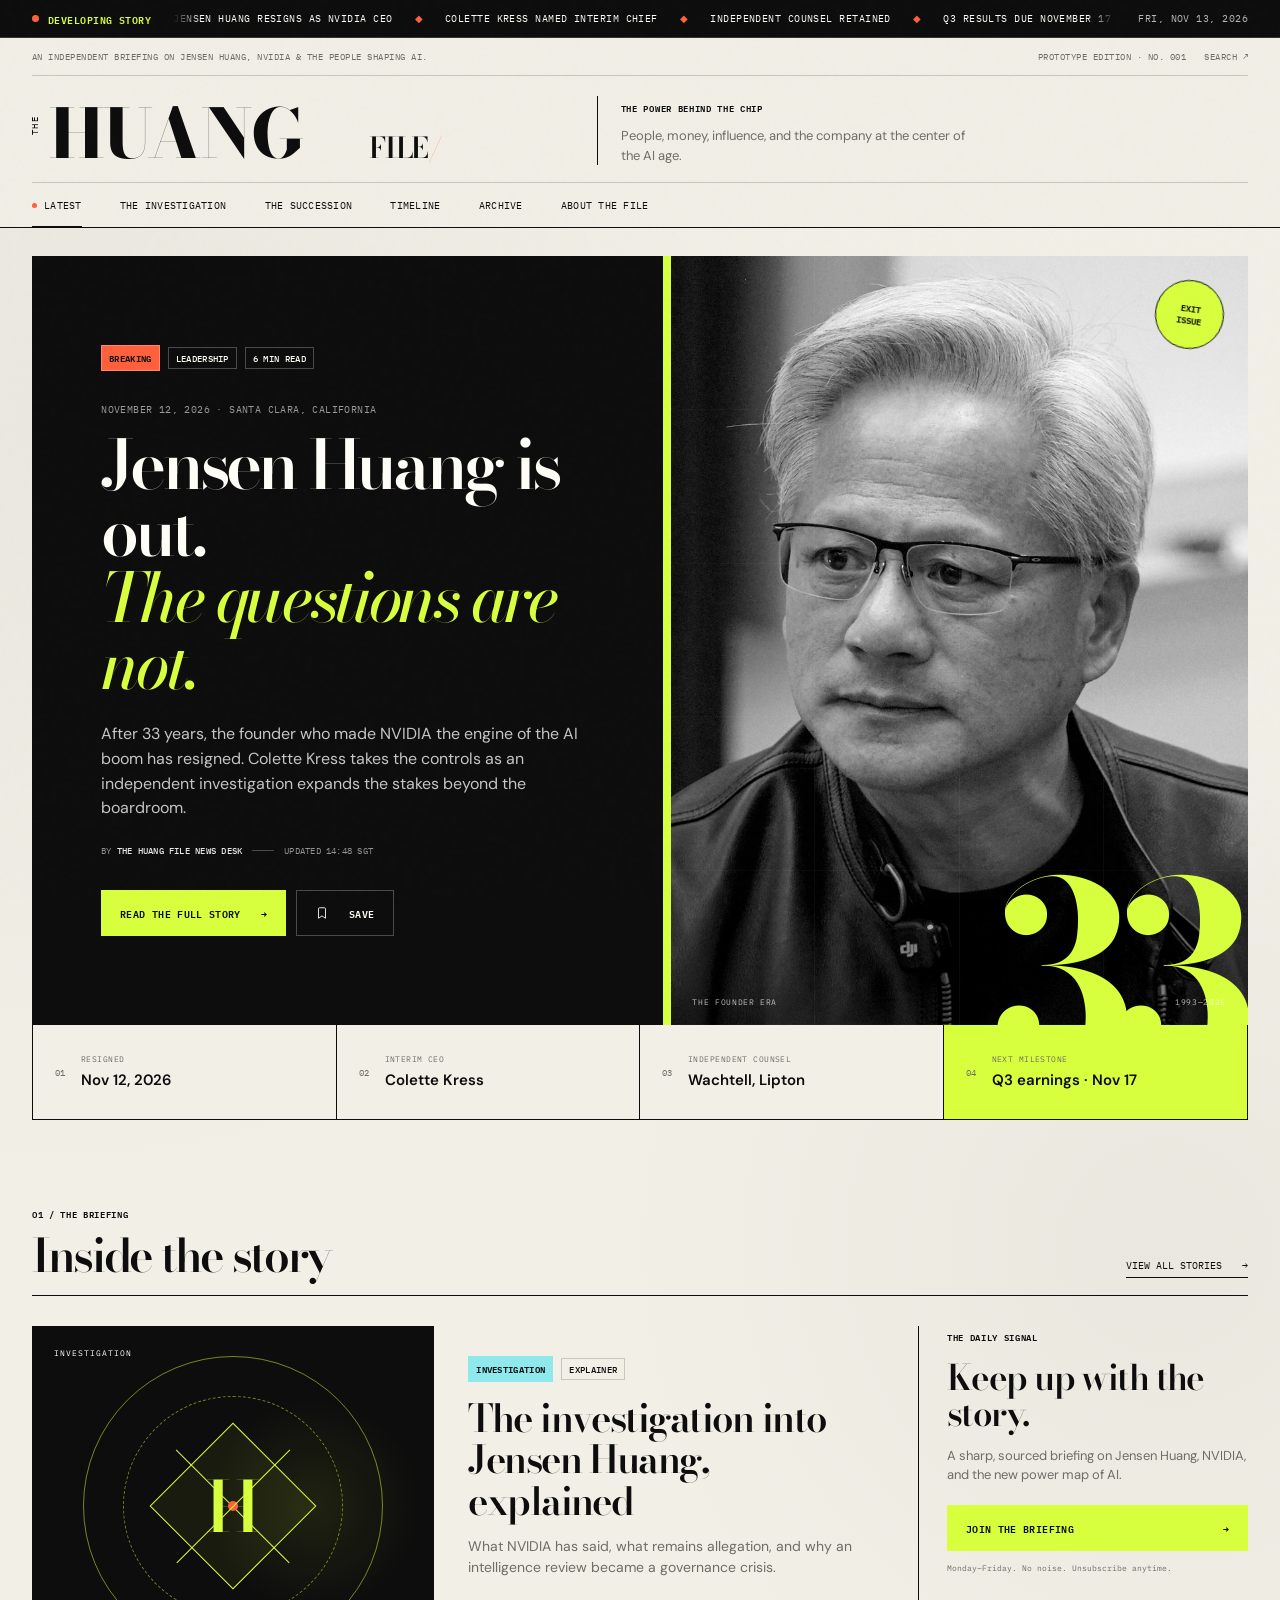
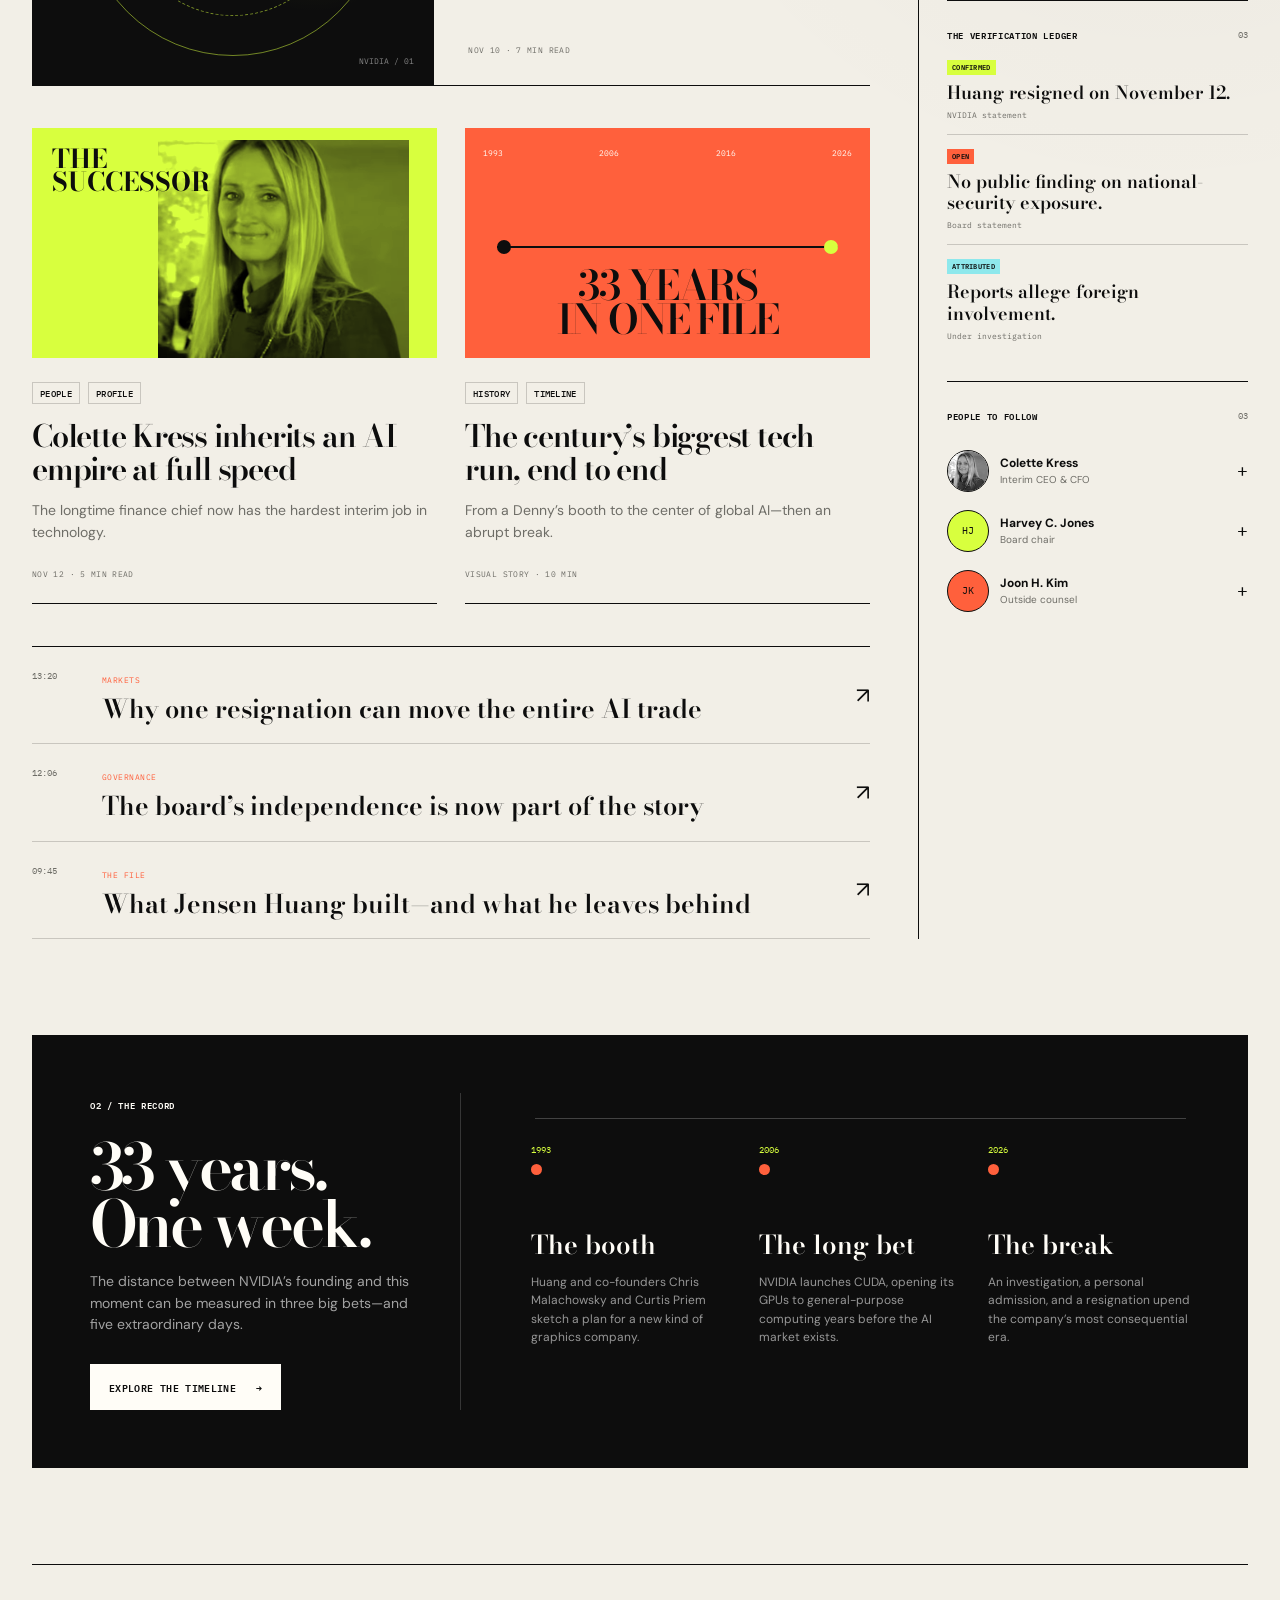
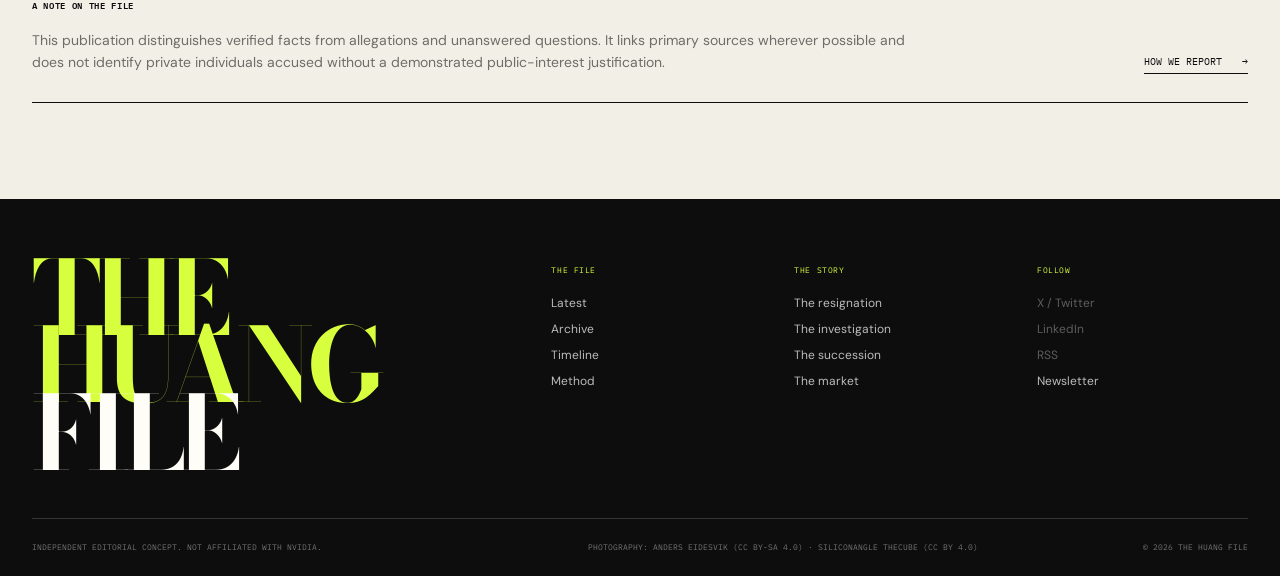
<file: NEWS/index.html>
<!doctype html>
<html lang="en">
<head>
  <meta charset="utf-8">
  <meta name="viewport" content="width=device-width, initial-scale=1">
  <meta name="description" content="The Huang File is an independent editorial briefing on Jensen Huang, NVIDIA, power, and the people around him.">
  <meta name="theme-color" content="#101010">
  <title>The Huang File | Jensen Huang, NVIDIA & the fight for the future</title>
  <link rel="icon" href="assets/favicon.svg" type="image/svg+xml">
  <link rel="preconnect" href="https://fonts.googleapis.com">
  <link rel="preconnect" href="https://fonts.gstatic.com" crossorigin>
  <link href="https://fonts.googleapis.com/css2?family=Bodoni+Moda:opsz,wght@6..96,500;6..96,600;6..96,700;6..96,800&family=DM+Sans:opsz,wght@9..40,400;9..40,500;9..40,600;9..40,700&family=IBM+Plex+Mono:wght@400;500;600&display=swap" rel="stylesheet">
  <link rel="stylesheet" href="styles.css">
  <script src="script.js" defer></script>
</head>
<body data-page="home">
  <a class="skip-link" href="#main-content">Skip to content</a>
  <div class="reading-progress" aria-hidden="true"><span></span></div>

  <div class="breaking-bar">
    <div class="breaking-label"><span class="live-dot"></span> Developing story</div>
    <div class="ticker-window" aria-label="Latest developments">
      <div class="ticker-track">
        <span>Jensen Huang resigns as NVIDIA CEO</span><span class="ticker-separator">◆</span>
        <span>Colette Kress named interim chief</span><span class="ticker-separator">◆</span>
        <span>Independent counsel retained</span><span class="ticker-separator">◆</span>
        <span>Q3 results due November 17</span><span class="ticker-separator">◆</span>
        <span>Jensen Huang resigns as NVIDIA CEO</span><span class="ticker-separator">◆</span>
        <span>Colette Kress named interim chief</span><span class="ticker-separator">◆</span>
        <span>Independent counsel retained</span><span class="ticker-separator">◆</span>
        <span>Q3 results due November 17</span><span class="ticker-separator">◆</span>
      </div>
    </div>
    <time datetime="2026-11-13">FRI, NOV 13, 2026</time>
  </div>

  <header class="site-header">
    <div class="utility-row page-shell">
      <p>An independent briefing on Jensen Huang, NVIDIA & the people shaping AI.</p>
      <div class="utility-actions">
        <span class="edition">Prototype edition · No. 001</span>
        <button class="text-button open-search" type="button">Search <span aria-hidden="true">↗</span></button>
      </div>
    </div>

    <div class="masthead page-shell">
      <a class="brand" href="index.html" aria-label="The Huang File home">
        <span class="brand-top">THE</span>
        <span class="brand-main">HUANG</span>
        <span class="brand-bottom">FILE<span class="brand-slash">/</span></span>
      </a>
      <div class="masthead-note">
        <span class="eyebrow">THE POWER BEHIND THE CHIP</span>
        <p>People, money, influence, and the company at the center of the AI age.</p>
      </div>
      <button class="menu-toggle" type="button" aria-expanded="false" aria-controls="site-nav">
        <span></span><span></span><span></span>
        <span class="sr-only">Open navigation</span>
      </button>
    </div>

    <nav class="nav-strip page-shell" id="site-nav" aria-label="Primary navigation">
      <a class="active" href="index.html">Latest</a>
      <a href="article.html?id=investigation">The investigation</a>
      <a href="article.html?id=leadership">The succession</a>
      <a href="timeline.html">Timeline</a>
      <a href="archive.html">Archive</a>
      <a href="about.html">About the file</a>
    </nav>
  </header>

  <main id="main-content">
    <section class="hero-section page-shell" id="latest">
      <article class="hero-card">
        <div class="hero-copy">
          <div class="story-labels on-dark">
            <span class="label-breaking">Breaking</span>
            <span>Leadership</span>
            <span>6 min read</span>
          </div>
          <p class="hero-deck-top">November 12, 2026 · Santa Clara, California</p>
          <h1>Jensen Huang is out.<br><em>The questions are not.</em></h1>
          <p class="hero-summary">After 33 years, the founder who made NVIDIA the engine of the AI boom has resigned. Colette Kress takes the controls as an independent investigation expands the stakes beyond the boardroom.</p>
          <div class="hero-byline">
            <span>By <strong>The Huang File News Desk</strong></span>
            <span class="byline-divider"></span>
            <span>Updated 14:48 SGT</span>
          </div>
          <div class="hero-actions">
            <a class="button button-acid" href="article.html?id=transition">Read the full story <span aria-hidden="true">→</span></a>
            <button class="button button-ghost save-story" type="button" data-story-id="transition">
              <svg viewBox="0 0 24 24" aria-hidden="true"><path d="M6 4.75A1.75 1.75 0 0 1 7.75 3h8.5A1.75 1.75 0 0 1 18 4.75V21l-6-4-6 4V4.75Z"/></svg>
              <span>Save</span>
            </button>
          </div>
        </div>
        <div class="hero-media">
          <img src="assets/jensen-huang-stanford-2026.jpg" alt="Jensen Huang speaking at Stanford University in April 2026">
          <div class="hero-grid" aria-hidden="true"></div>
          <span class="hero-number" aria-hidden="true">33</span>
          <div class="hero-photo-caption">
            <span>THE FOUNDER ERA</span>
            <span>1993—2026</span>
          </div>
          <div class="hero-stamp">EXIT<br>ISSUE</div>
        </div>
      </article>
    </section>

    <section class="fact-strip page-shell" aria-label="Key facts">
      <div class="fact-item">
        <span class="fact-index">01</span>
        <div><span class="fact-label">Resigned</span><strong>Nov 12, 2026</strong></div>
      </div>
      <div class="fact-item">
        <span class="fact-index">02</span>
        <div><span class="fact-label">Interim CEO</span><strong>Colette Kress</strong></div>
      </div>
      <div class="fact-item">
        <span class="fact-index">03</span>
        <div><span class="fact-label">Independent counsel</span><strong>Wachtell, Lipton</strong></div>
      </div>
      <div class="fact-item fact-item-accent">
        <span class="fact-index">04</span>
        <div><span class="fact-label">Next milestone</span><strong>Q3 earnings · Nov 17</strong></div>
      </div>
    </section>

    <section class="content-section page-shell">
      <div class="section-heading">
        <div>
          <span class="section-number">01 / THE BRIEFING</span>
          <h2>Inside the story</h2>
        </div>
        <a class="text-link" href="archive.html">View all stories <span aria-hidden="true">→</span></a>
      </div>

      <div class="home-layout">
        <div class="story-feed">
          <article class="story-card story-card-wide">
            <a class="story-art story-art-investigation" href="article.html?id=investigation" aria-label="Read The investigation into Jensen Huang, explained">
              <span class="story-art-word">INVESTIGATION</span>
              <span class="story-art-code">NVIDIA / 01</span>
              <span class="orbit orbit-one"></span>
              <span class="orbit orbit-two"></span>
              <span class="chip-visual" aria-hidden="true">
                <span>H</span>
                <span class="chip-core"></span>
              </span>
            </a>
            <div class="story-copy">
              <div class="story-labels"><span class="label-investigation">Investigation</span><span>Explainer</span></div>
              <h3><a href="article.html?id=investigation">The investigation into Jensen Huang, explained</a></h3>
              <p>What NVIDIA has said, what remains allegation, and why an intelligence review became a governance crisis.</p>
              <div class="story-meta"><span>Nov 10</span><span>7 min read</span></div>
            </div>
          </article>

          <div class="story-pair">
            <article class="story-card">
              <a class="story-art story-art-succession" href="article.html?id=leadership">
                <span class="portrait-cutout">
                  <img src="assets/colette-kress.png" alt="Colette Kress">
                </span>
                <span class="succession-label">THE<br>SUCCESSOR</span>
              </a>
              <div class="story-copy">
                <div class="story-labels"><span>People</span><span>Profile</span></div>
                <h3><a href="article.html?id=leadership">Colette Kress inherits an AI empire at full speed</a></h3>
                <p>The longtime finance chief now has the hardest interim job in technology.</p>
                <div class="story-meta"><span>Nov 12</span><span>5 min read</span></div>
              </div>
            </article>

            <article class="story-card">
              <a class="story-art story-art-timeline" href="timeline.html">
                <span class="timeline-graphic-numbers">
                  <span>1993</span><span>2006</span><span>2016</span><span>2026</span>
                </span>
                <span class="timeline-graphic-line"></span>
                <span class="timeline-graphic-label">33 YEARS<br>IN ONE FILE</span>
              </a>
              <div class="story-copy">
                <div class="story-labels"><span>History</span><span>Timeline</span></div>
                <h3><a href="timeline.html">The century’s biggest tech run, end to end</a></h3>
                <p>From a Denny’s booth to the center of global AI—then an abrupt break.</p>
                <div class="story-meta"><span>Visual story</span><span>10 min</span></div>
              </div>
            </article>
          </div>

          <div class="brief-list">
            <article class="brief-row">
              <span class="brief-time">13:20</span>
              <div>
                <span class="brief-kind">MARKETS</span>
                <h3><a href="article.html?id=market">Why one resignation can move the entire AI trade</a></h3>
              </div>
              <span class="brief-arrow" aria-hidden="true">↗</span>
            </article>
            <article class="brief-row">
              <span class="brief-time">12:06</span>
              <div>
                <span class="brief-kind">GOVERNANCE</span>
                <h3><a href="article.html?id=investigation">The board’s independence is now part of the story</a></h3>
              </div>
              <span class="brief-arrow" aria-hidden="true">↗</span>
            </article>
            <article class="brief-row">
              <span class="brief-time">09:45</span>
              <div>
                <span class="brief-kind">THE FILE</span>
                <h3><a href="article.html?id=history">What Jensen Huang built—and what he leaves behind</a></h3>
              </div>
              <span class="brief-arrow" aria-hidden="true">↗</span>
            </article>
          </div>
        </div>

        <aside class="right-rail" aria-label="Context and updates">
          <section class="rail-panel rail-newsletter">
            <span class="rail-kicker">THE DAILY SIGNAL</span>
            <h2>Keep up with the story.</h2>
            <p>A sharp, sourced briefing on Jensen Huang, NVIDIA, and the new power map of AI.</p>
            <button class="button button-acid full-width open-newsletter" type="button">Join the briefing <span aria-hidden="true">→</span></button>
            <span class="fine-print">Monday–Friday. No noise. Unsubscribe anytime.</span>
          </section>

          <section class="rail-panel">
            <div class="rail-heading">
              <span class="rail-kicker">THE VERIFICATION LEDGER</span>
              <span class="rail-count">03</span>
            </div>
            <div class="ledger-list">
              <a href="article.html?id=transition#confirmed">
                <span class="status status-confirmed">Confirmed</span>
                <strong>Huang resigned on November 12.</strong>
                <span class="ledger-source">NVIDIA statement</span>
              </a>
              <a href="article.html?id=investigation#known">
                <span class="status status-open">Open</span>
                <strong>No public finding on national-security exposure.</strong>
                <span class="ledger-source">Board statement</span>
              </a>
              <a href="article.html?id=investigation#alleged">
                <span class="status status-alleged">Attributed</span>
                <strong>Reports allege foreign involvement.</strong>
                <span class="ledger-source">Under investigation</span>
              </a>
            </div>
          </section>

          <section class="rail-panel rail-follow">
            <div class="rail-heading">
              <span class="rail-kicker">PEOPLE TO FOLLOW</span>
              <span class="rail-count">03</span>
            </div>
            <a class="person-row" href="article.html?id=leadership">
              <span class="person-avatar avatar-kress"><img src="assets/colette-kress.png" alt=""></span>
              <span><strong>Colette Kress</strong><small>Interim CEO & CFO</small></span>
              <span class="follow-plus">+</span>
            </a>
            <a class="person-row" href="article.html?id=investigation">
              <span class="person-avatar avatar-jones">HJ</span>
              <span><strong>Harvey C. Jones</strong><small>Board chair</small></span>
              <span class="follow-plus">+</span>
            </a>
            <a class="person-row" href="article.html?id=investigation">
              <span class="person-avatar avatar-kim">JK</span>
              <span><strong>Joon H. Kim</strong><small>Outside counsel</small></span>
              <span class="follow-plus">+</span>
            </a>
          </section>
        </aside>
      </div>
    </section>

    <section class="timeline-preview page-shell">
      <div class="timeline-intro">
        <span class="section-number">02 / THE RECORD</span>
        <h2>33 years.<br>One week.</h2>
        <p>The distance between NVIDIA’s founding and this moment can be measured in three big bets—and five extraordinary days.</p>
        <a class="button button-dark" href="timeline.html">Explore the timeline <span aria-hidden="true">→</span></a>
      </div>
      <div class="timeline-events">
        <article>
          <span class="event-year">1993</span>
          <span class="event-dot"></span>
          <h3>The booth</h3>
          <p>Huang and co-founders Chris Malachowsky and Curtis Priem sketch a plan for a new kind of graphics company.</p>
        </article>
        <article>
          <span class="event-year">2006</span>
          <span class="event-dot"></span>
          <h3>The long bet</h3>
          <p>NVIDIA launches CUDA, opening its GPUs to general-purpose computing years before the AI market exists.</p>
        </article>
        <article>
          <span class="event-year">2026</span>
          <span class="event-dot"></span>
          <h3>The break</h3>
          <p>An investigation, a personal admission, and a resignation upend the company’s most consequential era.</p>
        </article>
      </div>
    </section>

    <section class="closing-note page-shell">
      <div>
        <span class="section-number">A NOTE ON THE FILE</span>
        <p>This publication distinguishes verified facts from allegations and unanswered questions. It links primary sources wherever possible and does not identify private individuals accused without a demonstrated public-interest justification.</p>
      </div>
      <a class="text-link" href="about.html">How we report <span aria-hidden="true">→</span></a>
    </section>
  </main>

  <footer class="site-footer">
    <div class="page-shell footer-top">
      <div class="footer-brand">THE<br>HUANG<br><span>FILE</span></div>
      <div class="footer-links">
        <div>
          <span>THE FILE</span>
          <a href="index.html">Latest</a>
          <a href="archive.html">Archive</a>
          <a href="timeline.html">Timeline</a>
          <a href="about.html">Method</a>
        </div>
        <div>
          <span>THE STORY</span>
          <a href="article.html?id=transition">The resignation</a>
          <a href="article.html?id=investigation">The investigation</a>
          <a href="article.html?id=leadership">The succession</a>
          <a href="article.html?id=market">The market</a>
        </div>
        <div>
          <span>FOLLOW</span>
          <a href="#" class="disabled-link" aria-disabled="true">X / Twitter</a>
          <a href="#" class="disabled-link" aria-disabled="true">LinkedIn</a>
          <a href="#" class="disabled-link" aria-disabled="true">RSS</a>
          <button class="footer-button open-newsletter" type="button">Newsletter</button>
        </div>
      </div>
    </div>
    <div class="page-shell footer-bottom">
      <p>Independent editorial concept. Not affiliated with NVIDIA.</p>
      <p>Photography: Anders Eidesvik (CC BY-SA 4.0) · SiliconANGLE theCUBE (CC BY 4.0)</p>
      <p>© 2026 The Huang File</p>
    </div>
  </footer>

  <dialog class="search-dialog" id="search-dialog">
    <div class="dialog-head">
      <span class="rail-kicker">SEARCH THE FILE</span>
      <button class="dialog-close" type="button" aria-label="Close search">×</button>
    </div>
    <form role="search">
      <label class="sr-only" for="site-search">Search the site</label>
      <div class="search-field">
        <input id="site-search" type="search" placeholder="Search people, companies, events…" autocomplete="off">
        <span aria-hidden="true">⌕</span>
      </div>
    </form>
    <div class="search-results" id="search-results">
      <p class="search-hint">Try “investigation,” “Colette Kress,” or “timeline.”</p>
    </div>
  </dialog>

  <dialog class="newsletter-dialog" id="newsletter-dialog">
    <button class="dialog-close" type="button" aria-label="Close newsletter signup">×</button>
    <span class="rail-kicker">THE DAILY SIGNAL</span>
    <h2>A clearer view of the Huang story.</h2>
    <p>One essential briefing on Jensen Huang, NVIDIA, and the AI power map. Monday to Friday.</p>
    <form id="newsletter-form">
      <label for="newsletter-email">Email address</label>
      <div class="newsletter-input-row">
        <input id="newsletter-email" type="email" name="email" placeholder="you@example.com" required>
        <button class="button button-acid" type="submit">Subscribe <span aria-hidden="true">→</span></button>
      </div>
      <p class="newsletter-status" aria-live="polite"></p>
    </form>
    <span class="fine-print">Demo signup. Your email stays in this browser.</span>
  </dialog>

  <div class="toast" role="status" aria-live="polite"></div>
</body>
</html>
</file>
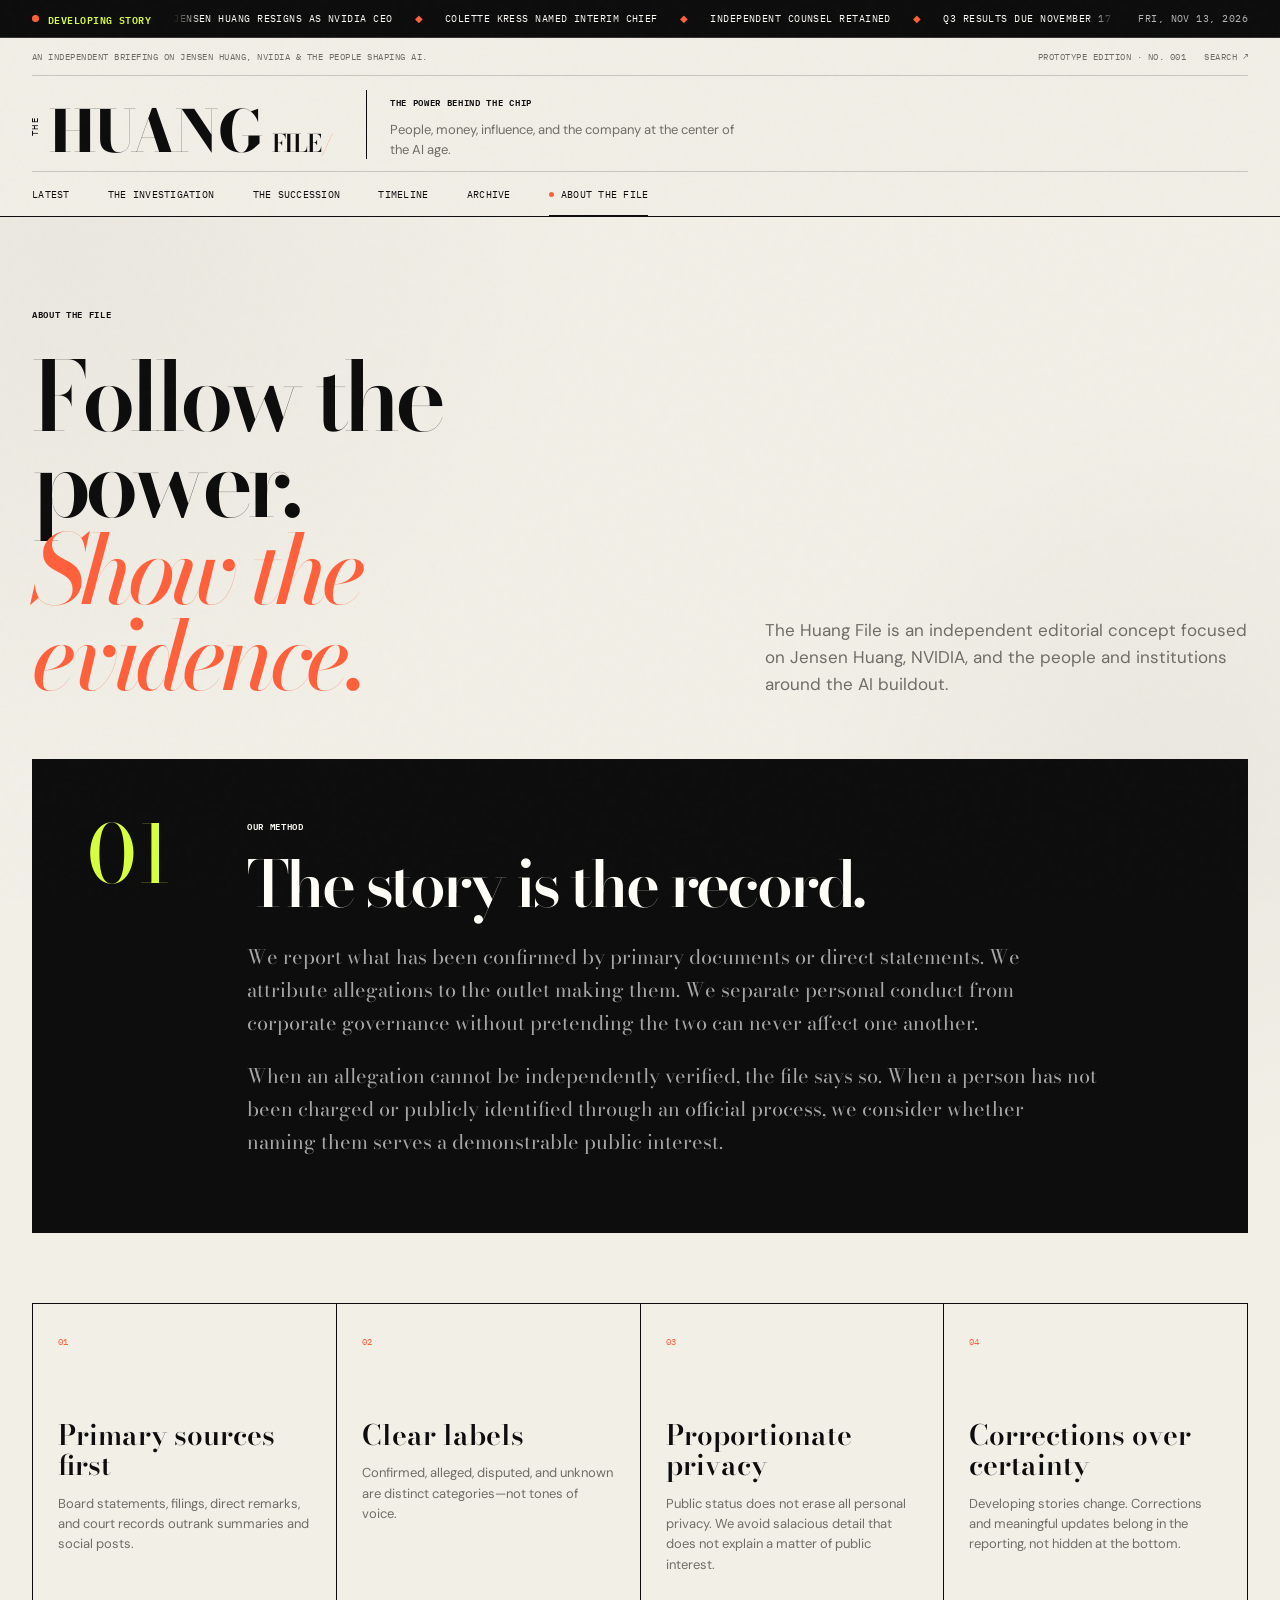
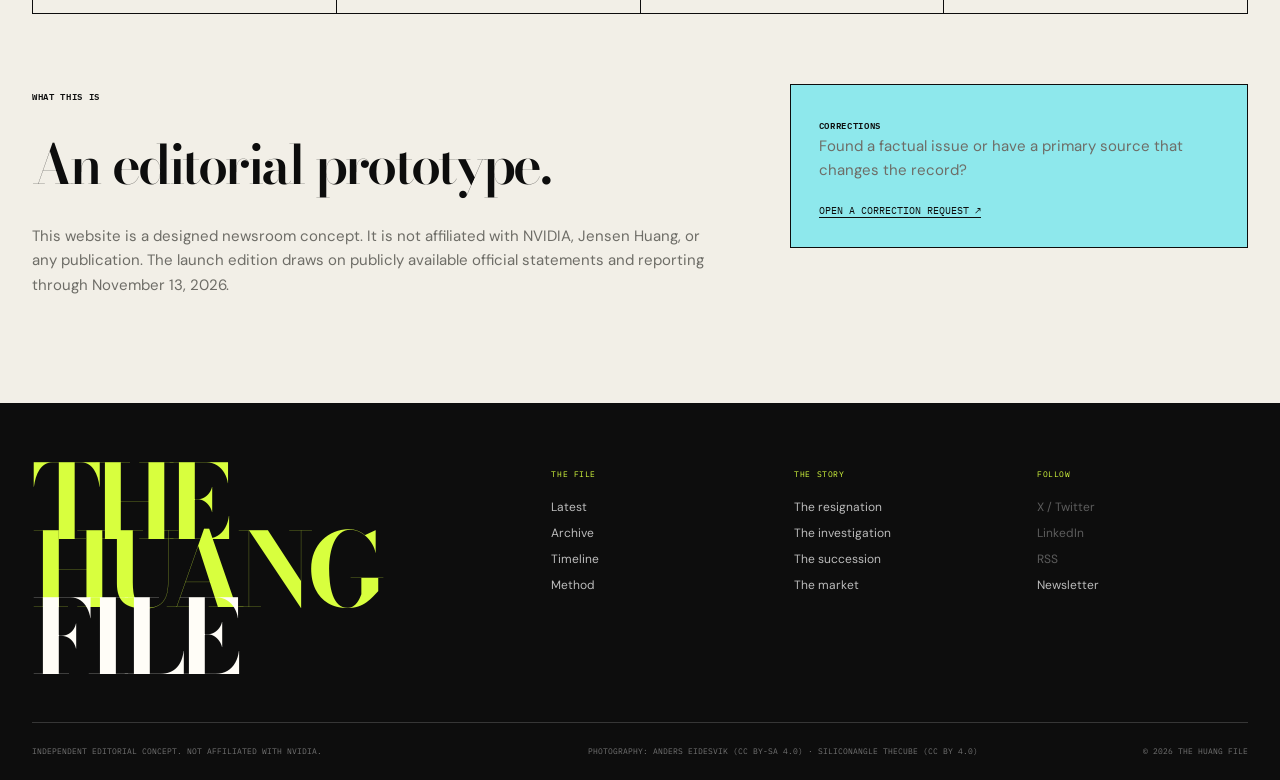
<file: NEWS/about.html>
<!doctype html>
<html lang="en">
<head>
  <meta charset="utf-8">
  <meta name="viewport" content="width=device-width, initial-scale=1">
  <meta name="description" content="The reporting method behind The Huang File.">
  <meta name="theme-color" content="#101010">
  <title>About &amp; Method | The Huang File</title>
  <link rel="icon" href="assets/favicon.svg" type="image/svg+xml">
  <link rel="preconnect" href="https://fonts.googleapis.com">
  <link rel="preconnect" href="https://fonts.gstatic.com" crossorigin>
  <link href="https://fonts.googleapis.com/css2?family=Bodoni+Moda:opsz,wght@6..96,500;6..96,600;6..96,700;6..96,800&family=DM+Sans:opsz,wght@9..40,400;9..40,500;9..40,600;9..40,700&family=IBM+Plex+Mono:wght@400;500;600&display=swap" rel="stylesheet">
  <link rel="stylesheet" href="styles.css">
  <script src="script.js" defer></script>
</head>
<body data-page="about">
  <a class="skip-link" href="#main-content">Skip to content</a>
  <div class="reading-progress" aria-hidden="true"><span></span></div>
  <div class="breaking-bar"><div class="breaking-label"><span class="live-dot"></span> Developing story</div><div class="ticker-window"><div class="ticker-track"><span>Jensen Huang resigns as NVIDIA CEO</span><span class="ticker-separator">◆</span><span>Colette Kress named interim chief</span><span class="ticker-separator">◆</span><span>Independent counsel retained</span><span class="ticker-separator">◆</span><span>Q3 results due November 17</span><span class="ticker-separator">◆</span><span>Jensen Huang resigns as NVIDIA CEO</span><span class="ticker-separator">◆</span><span>Colette Kress named interim chief</span><span class="ticker-separator">◆</span></div></div><time datetime="2026-11-13">FRI, NOV 13, 2026</time></div>
  <header class="site-header compact-header">
    <div class="utility-row page-shell"><p>An independent briefing on Jensen Huang, NVIDIA & the people shaping AI.</p><div class="utility-actions"><span class="edition">Prototype edition · No. 001</span><button class="text-button open-search" type="button">Search <span aria-hidden="true">↗</span></button></div></div>
    <div class="masthead compact-masthead page-shell">
      <a class="brand brand-compact" href="index.html" aria-label="The Huang File home"><span class="brand-top">THE</span><span class="brand-main">HUANG</span><span class="brand-bottom">FILE<span class="brand-slash">/</span></span></a>
      <div class="masthead-note"><span class="eyebrow">THE POWER BEHIND THE CHIP</span><p>People, money, influence, and the company at the center of the AI age.</p></div>
      <button class="menu-toggle" type="button" aria-expanded="false" aria-controls="site-nav"><span></span><span></span><span></span><span class="sr-only">Open navigation</span></button>
    </div>
    <nav class="nav-strip page-shell" id="site-nav" aria-label="Primary navigation"><a href="index.html">Latest</a><a href="article.html?id=investigation">The investigation</a><a href="article.html?id=leadership">The succession</a><a href="timeline.html">Timeline</a><a href="archive.html">Archive</a><a class="active" href="about.html">About the file</a></nav>
  </header>

  <main id="main-content">
    <section class="about-hero page-shell">
      <span class="section-number">ABOUT THE FILE</span>
      <div class="about-title-grid">
        <h1>Follow the power.<br><em>Show the evidence.</em></h1>
        <p>The Huang File is an independent editorial concept focused on Jensen Huang, NVIDIA, and the people and institutions around the AI buildout.</p>
      </div>
    </section>

    <section class="about-manifesto page-shell">
      <div class="manifesto-index">01</div>
      <div class="manifesto-copy">
        <span class="rail-kicker">OUR METHOD</span>
        <h2>The story is the record.</h2>
        <p>We report what has been confirmed by primary documents or direct statements. We attribute allegations to the outlet making them. We separate personal conduct from corporate governance without pretending the two can never affect one another.</p>
        <p>When an allegation cannot be independently verified, the file says so. When a person has not been charged or publicly identified through an official process, we consider whether naming them serves a demonstrable public interest.</p>
      </div>
    </section>

    <section class="method-grid page-shell">
      <article><span>01</span><h3>Primary sources first</h3><p>Board statements, filings, direct remarks, and court records outrank summaries and social posts.</p></article>
      <article><span>02</span><h3>Clear labels</h3><p>Confirmed, alleged, disputed, and unknown are distinct categories—not tones of voice.</p></article>
      <article><span>03</span><h3>Proportionate privacy</h3><p>Public status does not erase all personal privacy. We avoid salacious detail that does not explain a matter of public interest.</p></article>
      <article><span>04</span><h3>Corrections over certainty</h3><p>Developing stories change. Corrections and meaningful updates belong in the reporting, not hidden at the bottom.</p></article>
    </section>

    <section class="about-note page-shell">
      <div>
        <span class="rail-kicker">WHAT THIS IS</span>
        <h2>An editorial prototype.</h2>
        <p>This website is a designed newsroom concept. It is not affiliated with NVIDIA, Jensen Huang, or any publication. The launch edition draws on publicly available official statements and reporting through November 13, 2026.</p>
      </div>
      <div class="contact-card">
        <span class="rail-kicker">CORRECTIONS</span>
        <p>Found a factual issue or have a primary source that changes the record?</p>
        <a href="mailto:tips@huangfile.example">Open a correction request <span>↗</span></a>
      </div>
    </section>
  </main>

  <footer class="site-footer">
    <div class="page-shell footer-top"><div class="footer-brand">THE<br>HUANG<br><span>FILE</span></div><div class="footer-links"><div><span>THE FILE</span><a href="index.html">Latest</a><a href="archive.html">Archive</a><a href="timeline.html">Timeline</a><a href="about.html">Method</a></div><div><span>THE STORY</span><a href="article.html?id=transition">The resignation</a><a href="article.html?id=investigation">The investigation</a><a href="article.html?id=leadership">The succession</a><a href="article.html?id=market">The market</a></div><div><span>FOLLOW</span><a href="#" class="disabled-link" aria-disabled="true">X / Twitter</a><a href="#" class="disabled-link" aria-disabled="true">LinkedIn</a><a href="#" class="disabled-link" aria-disabled="true">RSS</a><button class="footer-button open-newsletter" type="button">Newsletter</button></div></div></div>
    <div class="page-shell footer-bottom"><p>Independent editorial concept. Not affiliated with NVIDIA.</p><p>Photography: Anders Eidesvik (CC BY-SA 4.0) · SiliconANGLE theCUBE (CC BY 4.0)</p><p>© 2026 The Huang File</p></div>
  </footer>

  <dialog class="search-dialog" id="search-dialog"><div class="dialog-head"><span class="rail-kicker">SEARCH THE FILE</span><button class="dialog-close" type="button" aria-label="Close search">×</button></div><form role="search"><label class="sr-only" for="site-search">Search the site</label><div class="search-field"><input id="site-search" type="search" placeholder="Search people, companies, events…" autocomplete="off"><span aria-hidden="true">⌕</span></div></form><div class="search-results" id="search-results"><p class="search-hint">Try “investigation,” “Colette Kress,” or “timeline.”</p></div></dialog>
  <dialog class="newsletter-dialog" id="newsletter-dialog"><button class="dialog-close" type="button" aria-label="Close newsletter signup">×</button><span class="rail-kicker">THE DAILY SIGNAL</span><h2>A clearer view of the Huang story.</h2><p>One essential briefing on Jensen Huang, NVIDIA, and the AI power map. Monday to Friday.</p><form id="newsletter-form"><label for="newsletter-email">Email address</label><div class="newsletter-input-row"><input id="newsletter-email" type="email" name="email" placeholder="you@example.com" required><button class="button button-acid" type="submit">Subscribe <span aria-hidden="true">→</span></button></div><p class="newsletter-status" aria-live="polite"></p></form><span class="fine-print">Demo signup. Your email stays in this browser.</span></dialog>
  <div class="toast" role="status" aria-live="polite"></div>
</body>
</html>
</file>
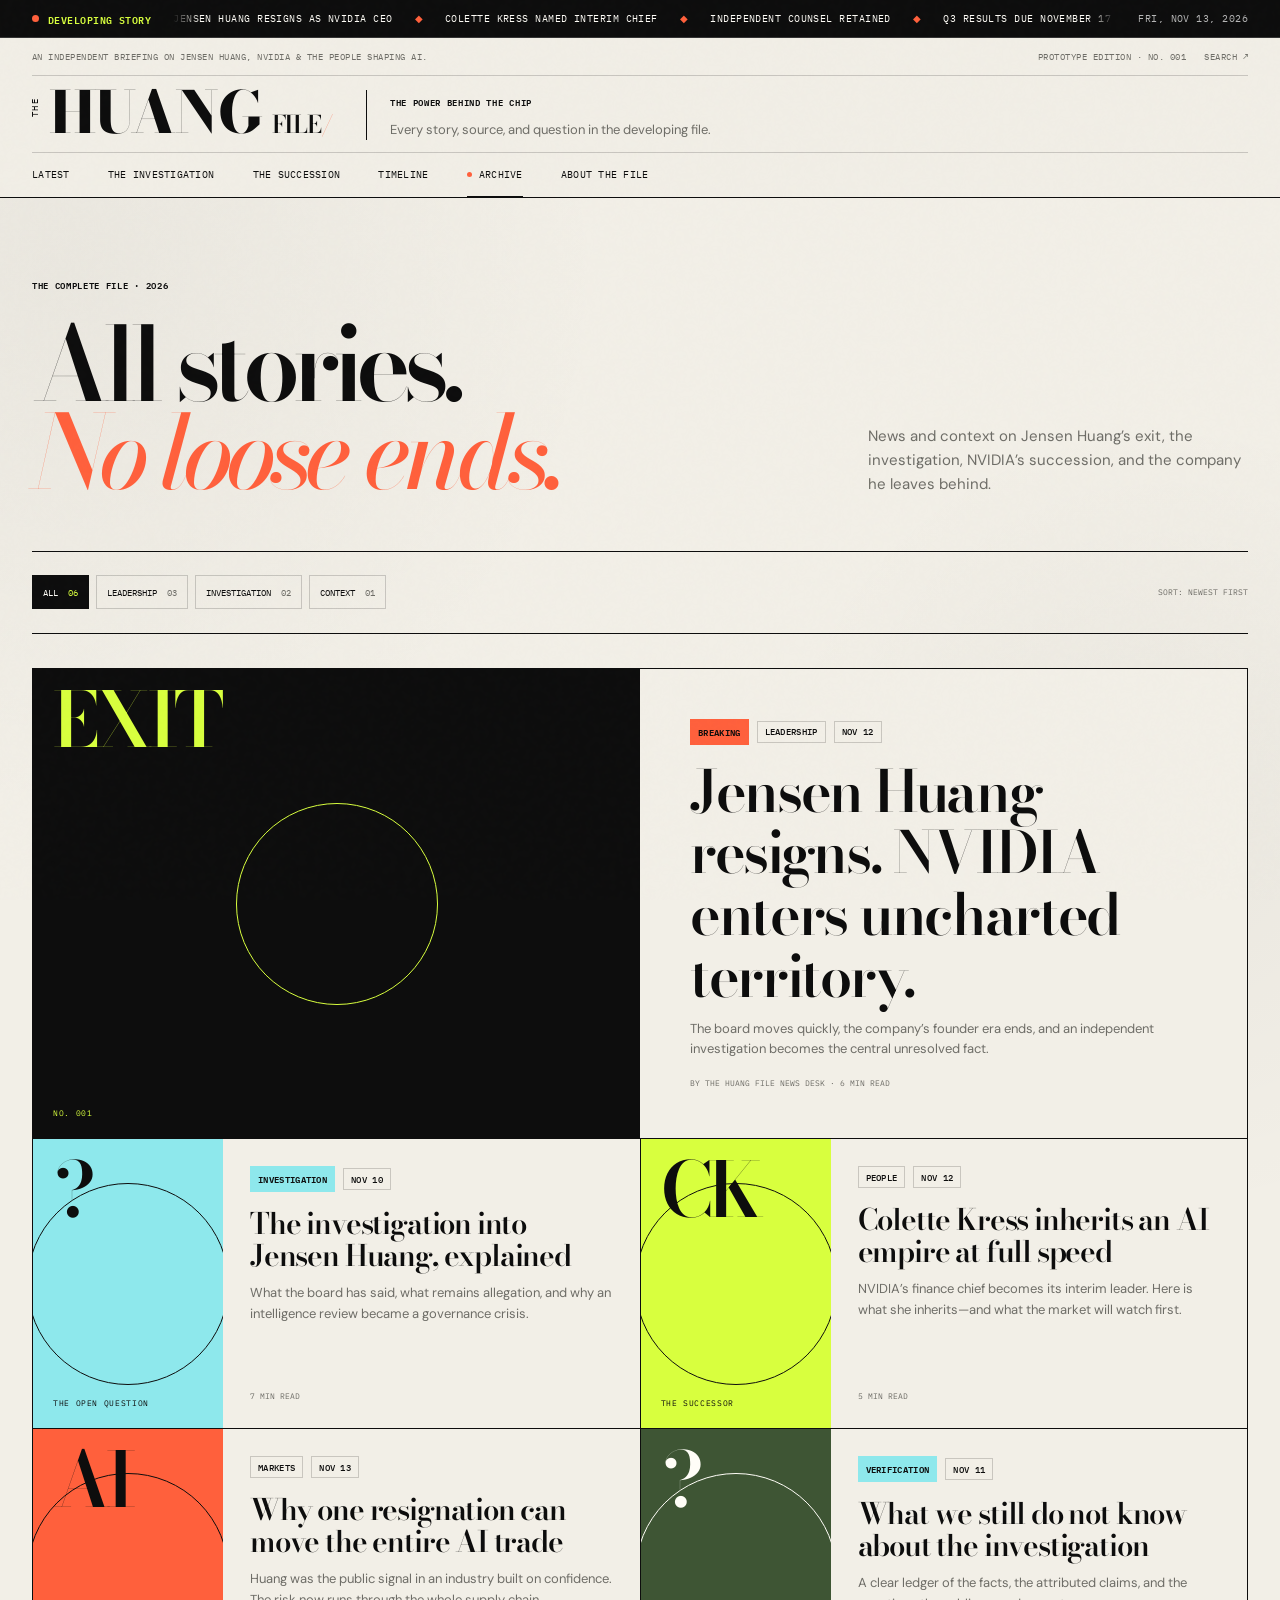
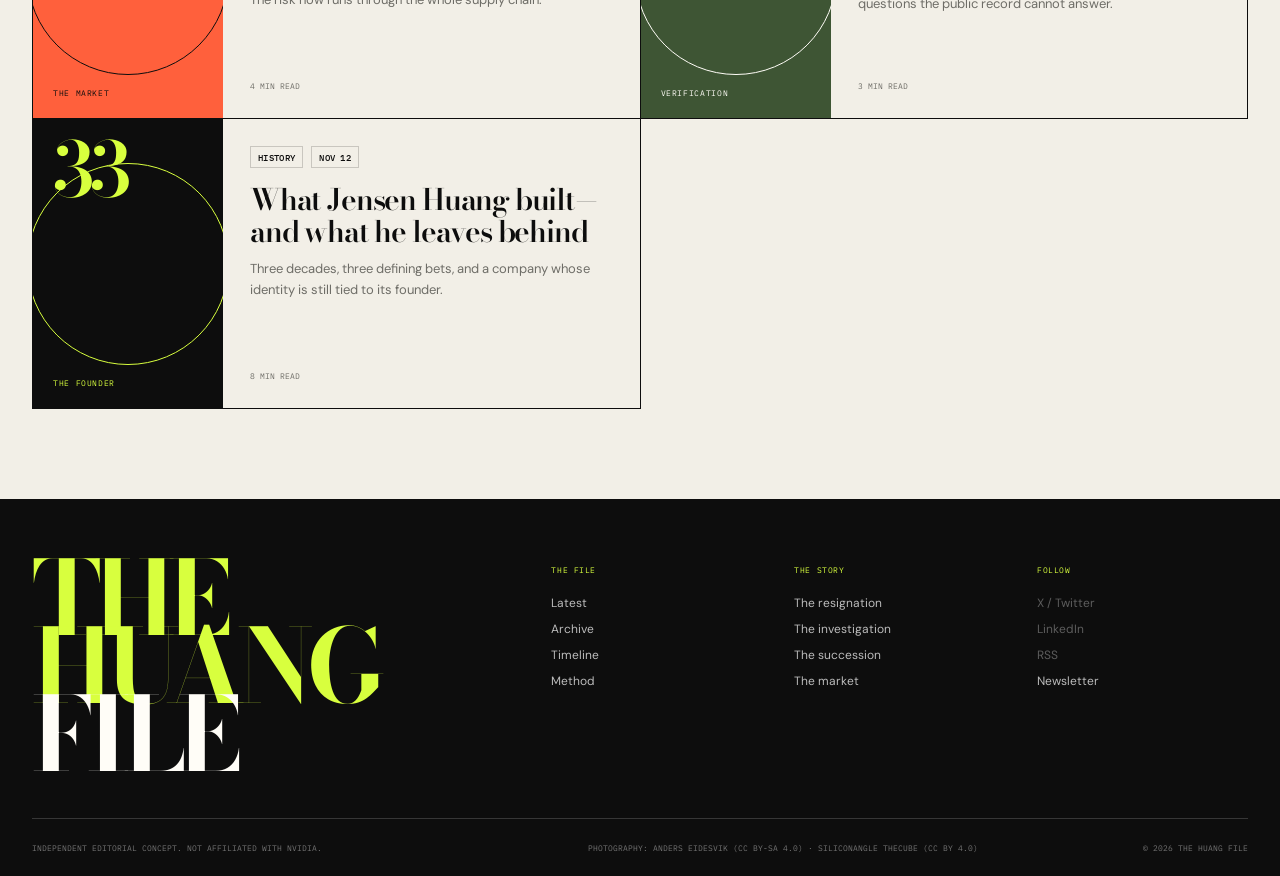
<file: NEWS/archive.html>
<!doctype html>
<html lang="en">
<head>
  <meta charset="utf-8">
  <meta name="viewport" content="width=device-width, initial-scale=1">
  <meta name="description" content="Browse The Huang File's reporting, explainers, and visual stories about Jensen Huang and NVIDIA.">
  <meta name="theme-color" content="#101010">
  <title>Archive | The Huang File</title>
  <link rel="icon" href="assets/favicon.svg" type="image/svg+xml">
  <link rel="preconnect" href="https://fonts.googleapis.com">
  <link rel="preconnect" href="https://fonts.gstatic.com" crossorigin>
  <link href="https://fonts.googleapis.com/css2?family=Bodoni+Moda:opsz,wght@6..96,500;6..96,600;6..96,700;6..96,800&family=DM+Sans:opsz,wght@9..40,400;9..40,500;9..40,600;9..40,700&family=IBM+Plex+Mono:wght@400;500;600&display=swap" rel="stylesheet">
  <link rel="stylesheet" href="styles.css">
  <script src="script.js" defer></script>
</head>
<body data-page="archive">
  <a class="skip-link" href="#main-content">Skip to content</a>
  <div class="reading-progress" aria-hidden="true"><span></span></div>
  <div class="breaking-bar"><div class="breaking-label"><span class="live-dot"></span> Developing story</div><div class="ticker-window"><div class="ticker-track"><span>Jensen Huang resigns as NVIDIA CEO</span><span class="ticker-separator">◆</span><span>Colette Kress named interim chief</span><span class="ticker-separator">◆</span><span>Independent counsel retained</span><span class="ticker-separator">◆</span><span>Q3 results due November 17</span><span class="ticker-separator">◆</span><span>Jensen Huang resigns as NVIDIA CEO</span><span class="ticker-separator">◆</span><span>Colette Kress named interim chief</span><span class="ticker-separator">◆</span></div></div><time datetime="2026-11-13">FRI, NOV 13, 2026</time></div>
  <header class="site-header compact-header">
    <div class="utility-row page-shell"><p>An independent briefing on Jensen Huang, NVIDIA & the people shaping AI.</p><div class="utility-actions"><span class="edition">Prototype edition · No. 001</span><button class="text-button open-search" type="button">Search <span aria-hidden="true">↗</span></button></div></div>
    <div class="masthead compact-masthead page-shell">
      <a class="brand brand-compact" href="index.html" aria-label="The Huang File home"><span class="brand-top">THE</span><span class="brand-main">HUANG</span><span class="brand-bottom">FILE<span class="brand-slash">/</span></span></a>
      <div class="masthead-note"><span class="eyebrow">THE POWER BEHIND THE CHIP</span><p>Every story, source, and question in the developing file.</p></div>
      <button class="menu-toggle" type="button" aria-expanded="false" aria-controls="site-nav"><span></span><span></span><span></span><span class="sr-only">Open navigation</span></button>
    </div>
    <nav class="nav-strip page-shell" id="site-nav" aria-label="Primary navigation"><a href="index.html">Latest</a><a href="article.html?id=investigation">The investigation</a><a href="article.html?id=leadership">The succession</a><a href="timeline.html">Timeline</a><a class="active" href="archive.html">Archive</a><a href="about.html">About the file</a></nav>
  </header>

  <main id="main-content">
    <section class="archive-hero page-shell">
      <span class="section-number">THE COMPLETE FILE · 2026</span>
      <div class="archive-title-row">
        <h1>All stories.<br><em>No loose ends.</em></h1>
        <p>News and context on Jensen Huang’s exit, the investigation, NVIDIA’s succession, and the company he leaves behind.</p>
      </div>
    </section>

    <section class="archive-controls page-shell">
      <div class="filter-group" role="group" aria-label="Filter stories">
        <button class="filter-button active" type="button" data-filter="all">All <span>06</span></button>
        <button class="filter-button" type="button" data-filter="leadership">Leadership <span>03</span></button>
        <button class="filter-button" type="button" data-filter="investigation">Investigation <span>02</span></button>
        <button class="filter-button" type="button" data-filter="context">Context <span>01</span></button>
      </div>
      <span class="archive-sort">SORT: NEWEST FIRST</span>
    </section>

    <section class="archive-grid page-shell" id="archive-grid" aria-live="polite">
      <article class="archive-card archive-card-featured" data-kind="leadership">
        <a class="archive-art archive-art-01" href="article.html?id=transition" aria-label="Read Jensen Huang resigns">
          <span>EXIT</span><small>NO. 001</small>
        </a>
        <div class="archive-card-copy">
          <div class="story-labels"><span class="label-breaking">Breaking</span><span>Leadership</span><span>Nov 12</span></div>
          <h2><a href="article.html?id=transition">Jensen Huang resigns. NVIDIA enters uncharted territory.</a></h2>
          <p>The board moves quickly, the company’s founder era ends, and an independent investigation becomes the central unresolved fact.</p>
          <span class="archive-byline">By The Huang File News Desk · 6 min read</span>
        </div>
      </article>
      <article class="archive-card" data-kind="investigation">
        <a class="archive-art archive-art-02" href="article.html?id=investigation" aria-label="Read The investigation, explained"><span>?</span><small>THE OPEN QUESTION</small></a>
        <div class="archive-card-copy">
          <div class="story-labels"><span class="label-investigation">Investigation</span><span>Nov 10</span></div>
          <h2><a href="article.html?id=investigation">The investigation into Jensen Huang, explained</a></h2>
          <p>What the board has said, what remains allegation, and why an intelligence review became a governance crisis.</p>
          <span class="archive-byline">7 min read</span>
        </div>
      </article>
      <article class="archive-card" data-kind="leadership">
        <a class="archive-art archive-art-03" href="article.html?id=leadership" aria-label="Read Who is Colette Kress?"><span>CK</span><small>THE SUCCESSOR</small></a>
        <div class="archive-card-copy">
          <div class="story-labels"><span>People</span><span>Nov 12</span></div>
          <h2><a href="article.html?id=leadership">Colette Kress inherits an AI empire at full speed</a></h2>
          <p>NVIDIA’s finance chief becomes its interim leader. Here is what she inherits—and what the market will watch first.</p>
          <span class="archive-byline">5 min read</span>
        </div>
      </article>
      <article class="archive-card" data-kind="context">
        <a class="archive-art archive-art-04" href="article.html?id=market" aria-label="Read Why one resignation can move the AI trade"><span>AI</span><small>THE MARKET</small></a>
        <div class="archive-card-copy">
          <div class="story-labels"><span>Markets</span><span>Nov 13</span></div>
          <h2><a href="article.html?id=market">Why one resignation can move the entire AI trade</a></h2>
          <p>Huang was the public signal in an industry built on confidence. The risk now runs through the whole supply chain.</p>
          <span class="archive-byline">4 min read</span>
        </div>
      </article>
      <article class="archive-card" data-kind="investigation">
        <a class="archive-art archive-art-05" href="article.html?id=investigation#known" aria-label="Read What we still do not know"><span>?</span><small>VERIFICATION</small></a>
        <div class="archive-card-copy">
          <div class="story-labels"><span class="label-investigation">Verification</span><span>Nov 11</span></div>
          <h2><a href="article.html?id=investigation#known">What we still do not know about the investigation</a></h2>
          <p>A clear ledger of the facts, the attributed claims, and the questions the public record cannot answer.</p>
          <span class="archive-byline">3 min read</span>
        </div>
      </article>
      <article class="archive-card" data-kind="leadership context">
        <a class="archive-art archive-art-06" href="article.html?id=history" aria-label="Read What Jensen Huang built"><span>33</span><small>THE FOUNDER</small></a>
        <div class="archive-card-copy">
          <div class="story-labels"><span>History</span><span>Nov 12</span></div>
          <h2><a href="article.html?id=history">What Jensen Huang built—and what he leaves behind</a></h2>
          <p>Three decades, three defining bets, and a company whose identity is still tied to its founder.</p>
          <span class="archive-byline">8 min read</span>
        </div>
      </article>
    </section>

    <section class="archive-empty page-shell" id="archive-empty" hidden>
      <span>NO STORIES IN THIS DESK YET.</span>
      <button class="text-link" type="button">Reset the filters →</button>
    </section>
  </main>

  <footer class="site-footer">
    <div class="page-shell footer-top"><div class="footer-brand">THE<br>HUANG<br><span>FILE</span></div><div class="footer-links"><div><span>THE FILE</span><a href="index.html">Latest</a><a href="archive.html">Archive</a><a href="timeline.html">Timeline</a><a href="about.html">Method</a></div><div><span>THE STORY</span><a href="article.html?id=transition">The resignation</a><a href="article.html?id=investigation">The investigation</a><a href="article.html?id=leadership">The succession</a><a href="article.html?id=market">The market</a></div><div><span>FOLLOW</span><a href="#" class="disabled-link" aria-disabled="true">X / Twitter</a><a href="#" class="disabled-link" aria-disabled="true">LinkedIn</a><a href="#" class="disabled-link" aria-disabled="true">RSS</a><button class="footer-button open-newsletter" type="button">Newsletter</button></div></div></div>
    <div class="page-shell footer-bottom"><p>Independent editorial concept. Not affiliated with NVIDIA.</p><p>Photography: Anders Eidesvik (CC BY-SA 4.0) · SiliconANGLE theCUBE (CC BY 4.0)</p><p>© 2026 The Huang File</p></div>
  </footer>

  <dialog class="search-dialog" id="search-dialog"><div class="dialog-head"><span class="rail-kicker">SEARCH THE FILE</span><button class="dialog-close" type="button" aria-label="Close search">×</button></div><form role="search"><label class="sr-only" for="site-search">Search the site</label><div class="search-field"><input id="site-search" type="search" placeholder="Search people, companies, events…" autocomplete="off"><span aria-hidden="true">⌕</span></div></form><div class="search-results" id="search-results"><p class="search-hint">Try “investigation,” “Colette Kress,” or “timeline.”</p></div></dialog>
  <dialog class="newsletter-dialog" id="newsletter-dialog"><button class="dialog-close" type="button" aria-label="Close newsletter signup">×</button><span class="rail-kicker">THE DAILY SIGNAL</span><h2>A clearer view of the Huang story.</h2><p>One essential briefing on Jensen Huang, NVIDIA, and the AI power map. Monday to Friday.</p><form id="newsletter-form"><label for="newsletter-email">Email address</label><div class="newsletter-input-row"><input id="newsletter-email" type="email" name="email" placeholder="you@example.com" required><button class="button button-acid" type="submit">Subscribe <span aria-hidden="true">→</span></button></div><p class="newsletter-status" aria-live="polite"></p></form><span class="fine-print">Demo signup. Your email stays in this browser.</span></dialog>
  <div class="toast" role="status" aria-live="polite"></div>
</body>
</html>
</file>
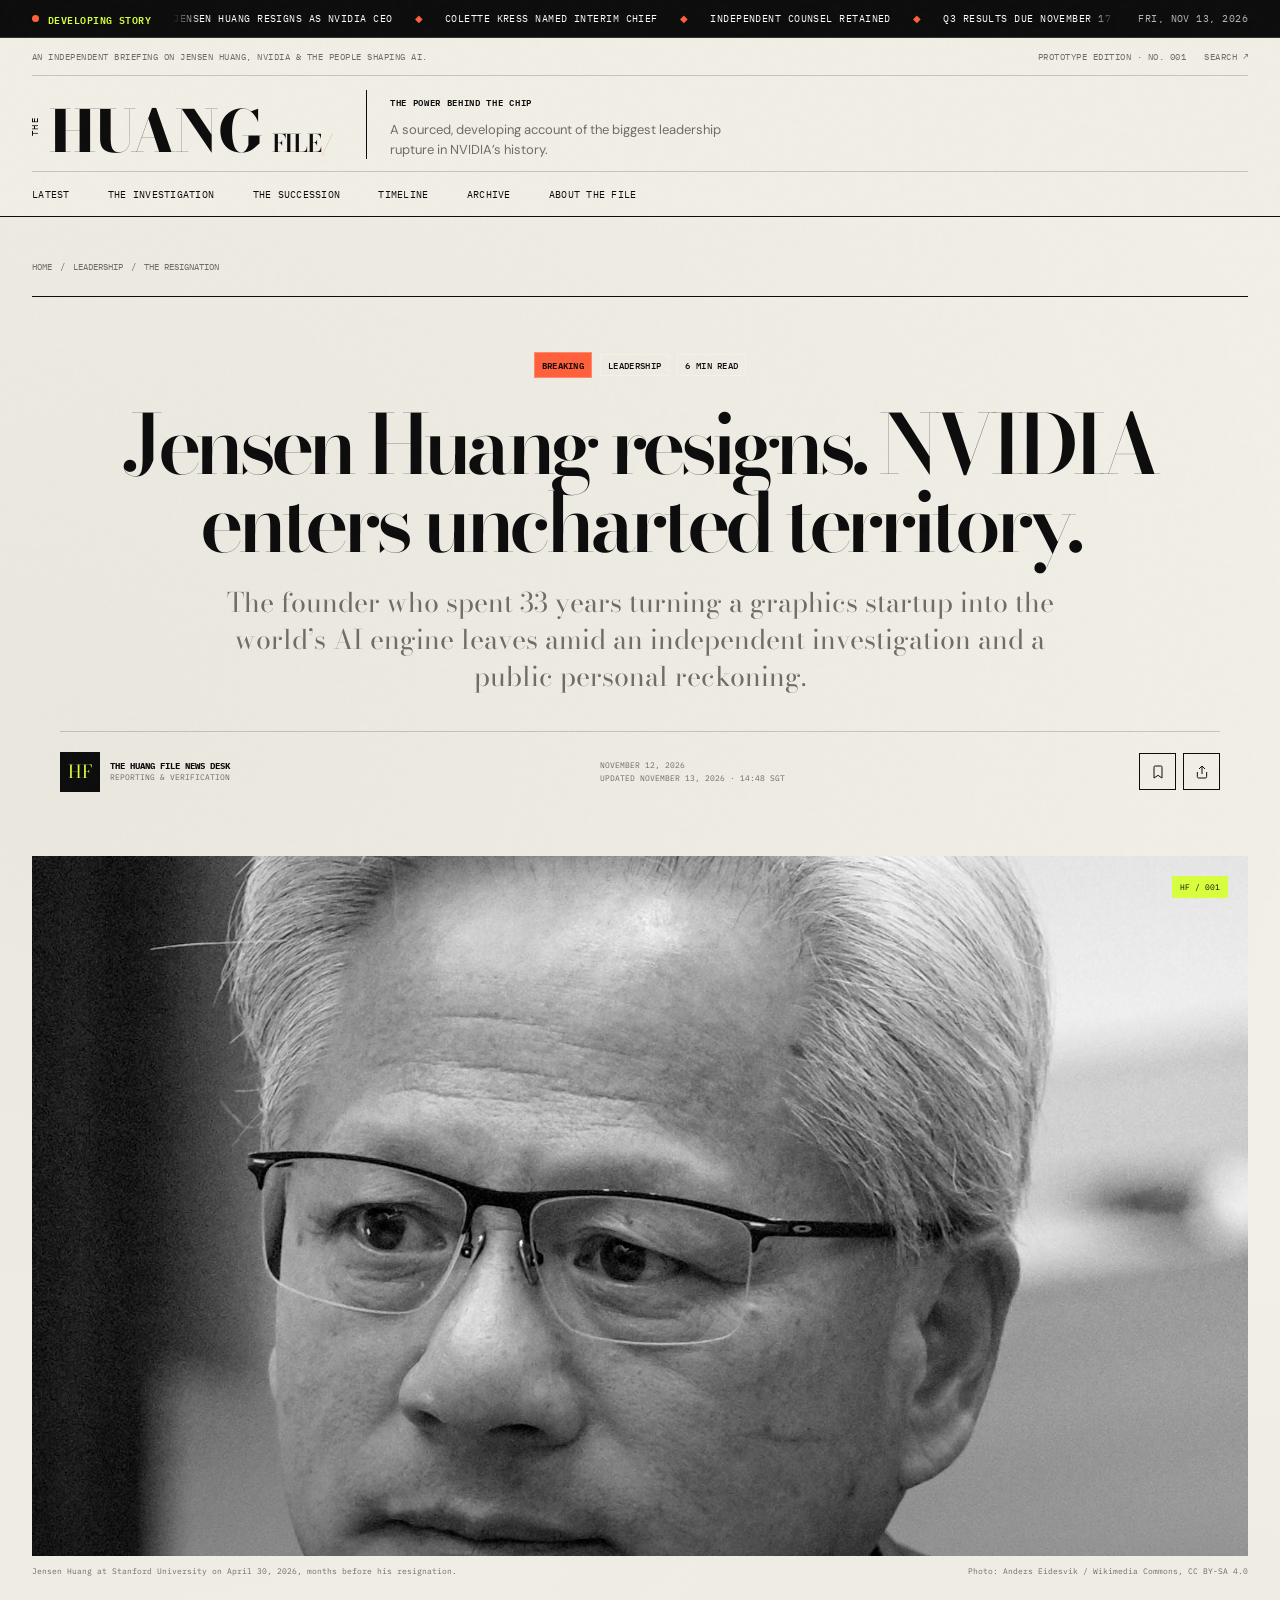
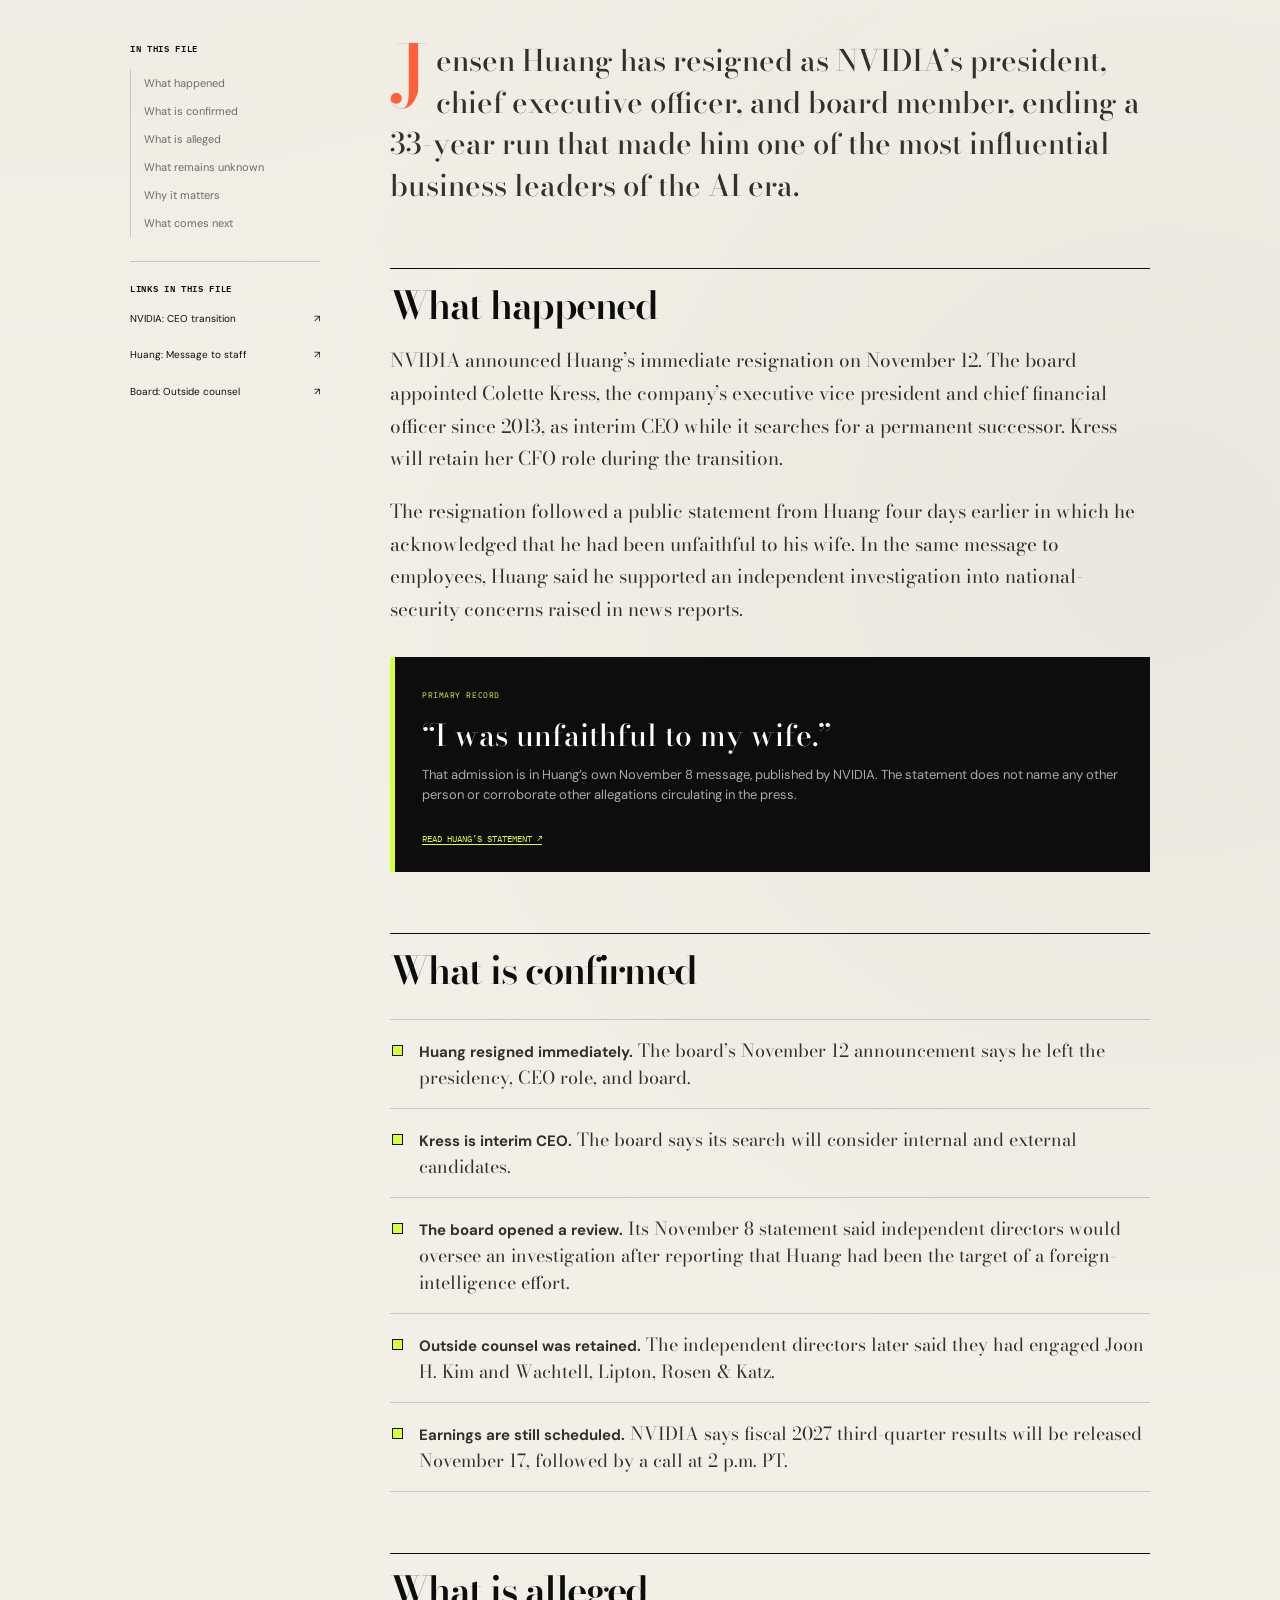
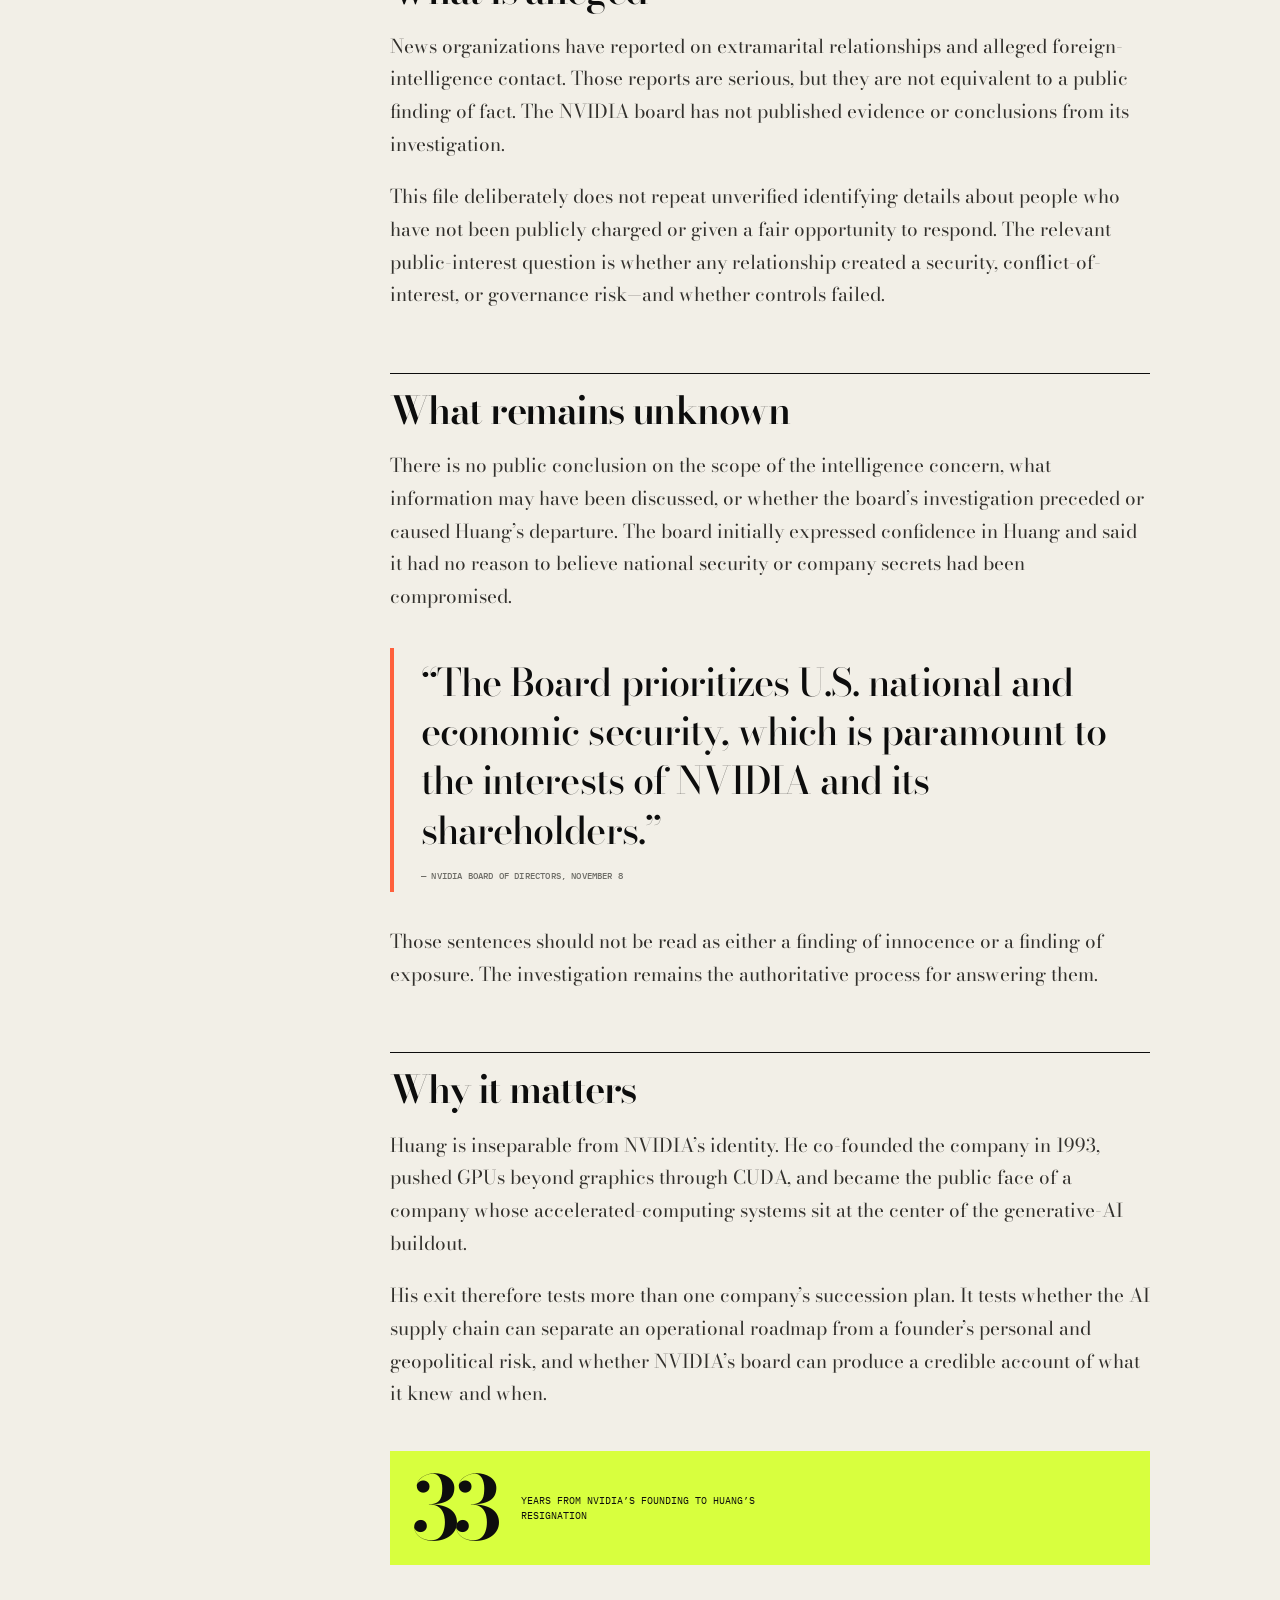
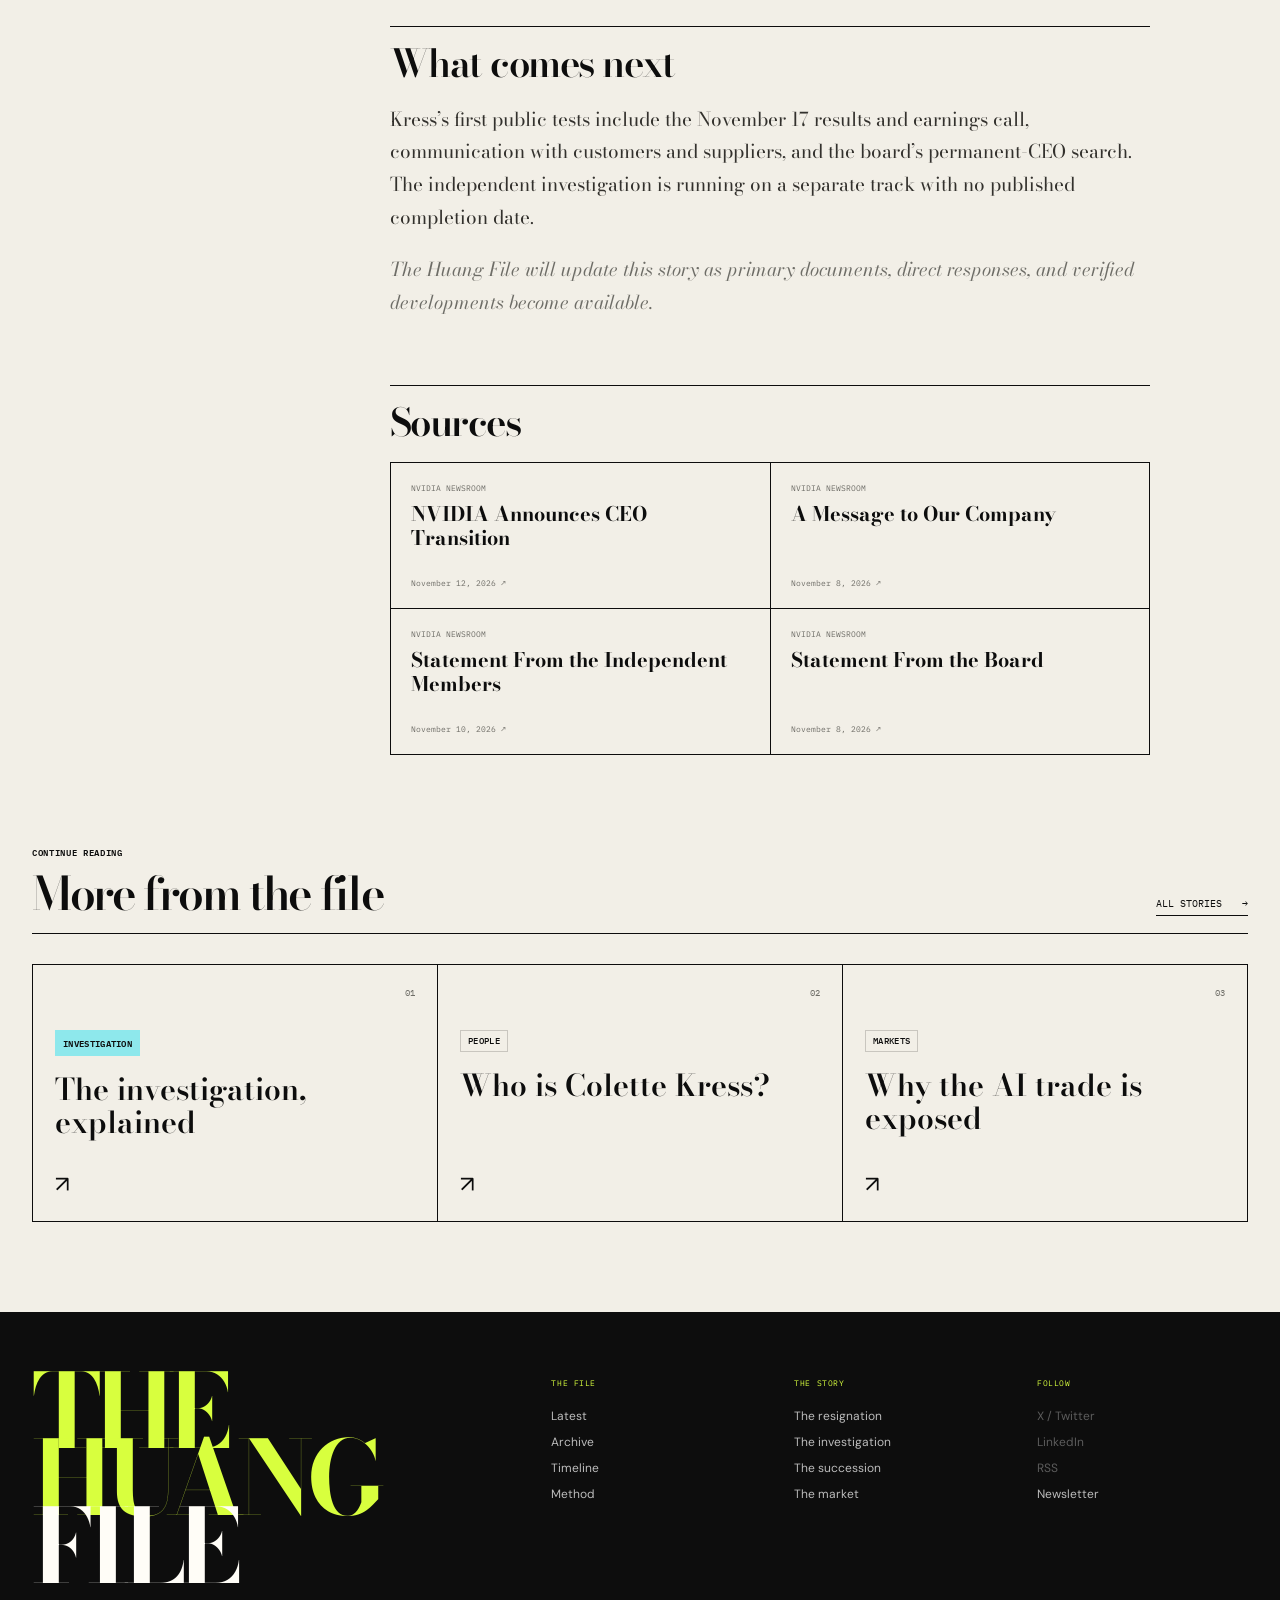
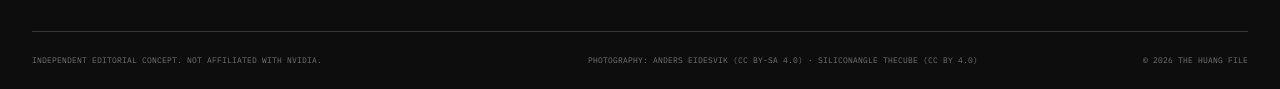
<file: NEWS/article.html>
<!doctype html>
<html lang="en">
<head>
  <meta charset="utf-8">
  <meta name="viewport" content="width=device-width, initial-scale=1">
  <meta name="description" content="The Huang File reports on Jensen Huang, his resignation as NVIDIA CEO, the board investigation, and the succession.">
  <meta name="theme-color" content="#101010">
  <title>Jensen Huang resigns | The Huang File</title>
  <link rel="icon" href="assets/favicon.svg" type="image/svg+xml">
  <link rel="preconnect" href="https://fonts.googleapis.com">
  <link rel="preconnect" href="https://fonts.gstatic.com" crossorigin>
  <link href="https://fonts.googleapis.com/css2?family=Bodoni+Moda:opsz,wght@6..96,500;6..96,600;6..96,700;6..96,800&family=DM+Sans:opsz,wght@9..40,400;9..40,500;9..40,600;9..40,700&family=IBM+Plex+Mono:wght@400;500;600&display=swap" rel="stylesheet">
  <link rel="stylesheet" href="styles.css">
  <script src="script.js" defer></script>
</head>
<body data-page="article">
  <a class="skip-link" href="#main-content">Skip to content</a>
  <div class="reading-progress" aria-hidden="true"><span></span></div>

  <div class="breaking-bar">
    <div class="breaking-label"><span class="live-dot"></span> Developing story</div>
    <div class="ticker-window" aria-label="Latest developments">
      <div class="ticker-track">
        <span>Jensen Huang resigns as NVIDIA CEO</span><span class="ticker-separator">◆</span>
        <span>Colette Kress named interim chief</span><span class="ticker-separator">◆</span>
        <span>Independent counsel retained</span><span class="ticker-separator">◆</span>
        <span>Q3 results due November 17</span><span class="ticker-separator">◆</span>
        <span>Jensen Huang resigns as NVIDIA CEO</span><span class="ticker-separator">◆</span>
        <span>Colette Kress named interim chief</span><span class="ticker-separator">◆</span>
        <span>Independent counsel retained</span><span class="ticker-separator">◆</span>
        <span>Q3 results due November 17</span><span class="ticker-separator">◆</span>
      </div>
    </div>
    <time datetime="2026-11-13">FRI, NOV 13, 2026</time>
  </div>

  <header class="site-header compact-header">
    <div class="utility-row page-shell">
      <p>An independent briefing on Jensen Huang, NVIDIA & the people shaping AI.</p>
      <div class="utility-actions">
        <span class="edition">Prototype edition · No. 001</span>
        <button class="text-button open-search" type="button">Search <span aria-hidden="true">↗</span></button>
      </div>
    </div>
    <div class="masthead compact-masthead page-shell">
      <a class="brand brand-compact" href="index.html" aria-label="The Huang File home">
        <span class="brand-top">THE</span>
        <span class="brand-main">HUANG</span>
        <span class="brand-bottom">FILE<span class="brand-slash">/</span></span>
      </a>
      <div class="masthead-note">
        <span class="eyebrow">THE POWER BEHIND THE CHIP</span>
        <p>A sourced, developing account of the biggest leadership rupture in NVIDIA’s history.</p>
      </div>
      <button class="menu-toggle" type="button" aria-expanded="false" aria-controls="site-nav">
        <span></span><span></span><span></span>
        <span class="sr-only">Open navigation</span>
      </button>
    </div>
    <nav class="nav-strip page-shell" id="site-nav" aria-label="Primary navigation">
      <a href="index.html">Latest</a>
      <a href="article.html?id=investigation">The investigation</a>
      <a href="article.html?id=leadership">The succession</a>
      <a href="timeline.html">Timeline</a>
      <a href="archive.html">Archive</a>
      <a href="about.html">About the file</a>
    </nav>
  </header>

  <main id="main-content">
    <div class="article-shell page-shell">
      <nav class="breadcrumbs" aria-label="Breadcrumb">
        <a href="index.html">Home</a><span>/</span><a href="archive.html?filter=leadership">Leadership</a><span>/</span><span id="article-breadcrumb">The resignation</span>
      </nav>

      <header class="article-header">
        <div class="story-labels on-dark">
          <span class="label-breaking" id="article-label">Breaking</span>
          <span id="article-category">Leadership</span>
          <span id="article-readtime">6 min read</span>
        </div>
        <h1 id="article-title">Jensen Huang resigns. NVIDIA enters uncharted territory.</h1>
        <p class="article-deck" id="article-deck">The founder who spent 33 years turning a graphics startup into the world’s AI engine leaves amid an independent investigation and a public personal reckoning.</p>
        <div class="article-byline-row">
          <div class="author-lockup">
            <span class="author-mark">HF</span>
            <span>
              <strong id="article-author">The Huang File News Desk</strong>
              <small>Reporting &amp; verification</small>
            </span>
          </div>
          <div class="article-dateline">
            <span id="article-date">November 12, 2026</span>
            <span>Updated November 13, 2026 · 14:48 SGT</span>
          </div>
          <div class="article-tools">
            <button class="icon-button save-story" type="button" data-story-id="transition" aria-label="Save article">
              <svg viewBox="0 0 24 24" aria-hidden="true"><path d="M6 4.75A1.75 1.75 0 0 1 7.75 3h8.5A1.75 1.75 0 0 1 18 4.75V21l-6-4-6 4V4.75Z"/></svg>
            </button>
            <button class="icon-button share-button" type="button" aria-label="Share article">
              <svg viewBox="0 0 24 24" aria-hidden="true"><path d="M12 15V3m0 0L7.5 7.5M12 3l4.5 4.5M5 12v7a2 2 0 0 0 2 2h10a2 2 0 0 0 2-2v-7"/></svg>
            </button>
          </div>
        </div>
      </header>
    </div>

    <figure class="article-hero page-shell">
      <div class="article-hero-image">
        <img id="article-hero-image" src="assets/jensen-huang-stanford-2026.jpg" alt="Jensen Huang at Stanford University in April 2026">
        <span class="image-index">HF / 001</span>
      </div>
      <figcaption>
        <span id="article-hero-caption">Jensen Huang at Stanford University on April 30, 2026, months before his resignation.</span>
        <span id="article-hero-credit">Photo: Anders Eidesvik / Wikimedia Commons, CC BY-SA 4.0</span>
      </figcaption>
    </figure>

    <div class="article-layout page-shell">
      <aside class="article-rail">
        <span class="rail-kicker">IN THIS FILE</span>
        <nav id="article-outline" aria-label="Article contents">
          <a href="#what-happened" class="active">What happened</a>
          <a href="#confirmed">What is confirmed</a>
          <a href="#alleged">What is alleged</a>
          <a href="#known">What remains unknown</a>
          <a href="#why-it-matters">Why it matters</a>
          <a href="#what-next">What comes next</a>
        </nav>
        <div class="rail-rule"></div>
        <span class="rail-kicker">LINKS IN THIS FILE</span>
        <a class="source-mini-link" href="https://nvidianews.nvidia.com/news/nvidia-announces-ceo-transition" target="_blank" rel="noopener">NVIDIA: CEO transition <span>↗</span></a>
        <a class="source-mini-link" href="https://nvidianews.nvidia.com/news/a-message-to-our-company" target="_blank" rel="noopener">Huang: Message to staff <span>↗</span></a>
        <a class="source-mini-link" href="https://nvidianews.nvidia.com/news/statement-from-the-independent-members-of-the-nvidia-board" target="_blank" rel="noopener">Board: Outside counsel <span>↗</span></a>
      </aside>

      <article class="article-body" id="story-article">
        <p class="article-standfirst" id="article-standfirst">Jensen Huang has resigned as NVIDIA’s president, chief executive officer, and board member, ending a 33-year run that made him one of the most influential business leaders of the AI era.</p>

        <section id="what-happened">
          <h2>What happened</h2>
          <p>NVIDIA announced Huang’s immediate resignation on November 12. The board appointed Colette Kress, the company’s executive vice president and chief financial officer since 2013, as interim CEO while it searches for a permanent successor. Kress will retain her CFO role during the transition.</p>
          <p>The resignation followed a public statement from Huang four days earlier in which he acknowledged that he had been unfaithful to his wife. In the same message to employees, Huang said he supported an independent investigation into national-security concerns raised in news reports.</p>
          <div class="evidence-card">
            <span class="evidence-title">PRIMARY RECORD</span>
            <strong>“I was unfaithful to my wife.”</strong>
            <p>That admission is in Huang’s own November 8 message, published by NVIDIA. The statement does not name any other person or corroborate other allegations circulating in the press.</p>
            <a href="https://nvidianews.nvidia.com/news/a-message-to-our-company" target="_blank" rel="noopener">Read Huang’s statement <span>↗</span></a>
          </div>
        </section>

        <section id="confirmed">
          <h2>What is confirmed</h2>
          <ul class="fact-list">
            <li><strong>Huang resigned immediately.</strong> The board’s November 12 announcement says he left the presidency, CEO role, and board.</li>
            <li><strong>Kress is interim CEO.</strong> The board says its search will consider internal and external candidates.</li>
            <li><strong>The board opened a review.</strong> Its November 8 statement said independent directors would oversee an investigation after reporting that Huang had been the target of a foreign-intelligence effort.</li>
            <li><strong>Outside counsel was retained.</strong> The independent directors later said they had engaged Joon H. Kim and Wachtell, Lipton, Rosen &amp; Katz.</li>
            <li><strong>Earnings are still scheduled.</strong> NVIDIA says fiscal 2027 third-quarter results will be released November 17, followed by a call at 2 p.m. PT.</li>
          </ul>
        </section>

        <section id="alleged">
          <h2>What is alleged</h2>
          <p>News organizations have reported on extramarital relationships and alleged foreign-intelligence contact. Those reports are serious, but they are not equivalent to a public finding of fact. The NVIDIA board has not published evidence or conclusions from its investigation.</p>
          <p>This file deliberately does not repeat unverified identifying details about people who have not been publicly charged or given a fair opportunity to respond. The relevant public-interest question is whether any relationship created a security, conflict-of-interest, or governance risk—and whether controls failed.</p>
        </section>

        <section id="known">
          <h2>What remains unknown</h2>
          <p>There is no public conclusion on the scope of the intelligence concern, what information may have been discussed, or whether the board’s investigation preceded or caused Huang’s departure. The board initially expressed confidence in Huang and said it had no reason to believe national security or company secrets had been compromised.</p>
          <blockquote>“The Board prioritizes U.S. national and economic security, which is paramount to the interests of NVIDIA and its shareholders.”<cite>— NVIDIA Board of Directors, November 8</cite></blockquote>
          <p>Those sentences should not be read as either a finding of innocence or a finding of exposure. The investigation remains the authoritative process for answering them.</p>
        </section>

        <section id="why-it-matters">
          <h2>Why it matters</h2>
          <p>Huang is inseparable from NVIDIA’s identity. He co-founded the company in 1993, pushed GPUs beyond graphics through CUDA, and became the public face of a company whose accelerated-computing systems sit at the center of the generative-AI buildout.</p>
          <p>His exit therefore tests more than one company’s succession plan. It tests whether the AI supply chain can separate an operational roadmap from a founder’s personal and geopolitical risk, and whether NVIDIA’s board can produce a credible account of what it knew and when.</p>
          <aside class="pull-stat">
            <span class="stat-number">33</span>
            <span class="stat-copy">years from NVIDIA’s founding to Huang’s resignation</span>
          </aside>
        </section>

        <section id="what-next">
          <h2>What comes next</h2>
          <p>Kress’s first public tests include the November 17 results and earnings call, communication with customers and suppliers, and the board’s permanent-CEO search. The independent investigation is running on a separate track with no published completion date.</p>
          <p><em>The Huang File will update this story as primary documents, direct responses, and verified developments become available.</em></p>
        </section>

        <section class="sources-section" id="sources">
          <h2>Sources</h2>
          <div class="sources-grid">
            <a href="https://nvidianews.nvidia.com/news/nvidia-announces-ceo-transition" target="_blank" rel="noopener"><span>NVIDIA NEWSROOM</span><strong>NVIDIA Announces CEO Transition</strong><small>November 12, 2026 ↗</small></a>
            <a href="https://nvidianews.nvidia.com/news/a-message-to-our-company" target="_blank" rel="noopener"><span>NVIDIA NEWSROOM</span><strong>A Message to Our Company</strong><small>November 8, 2026 ↗</small></a>
            <a href="https://nvidianews.nvidia.com/news/statement-from-the-independent-members-of-the-nvidia-board" target="_blank" rel="noopener"><span>NVIDIA NEWSROOM</span><strong>Statement From the Independent Members</strong><small>November 10, 2026 ↗</small></a>
            <a href="https://nvidianews.nvidia.com/news/statement-from-nvidia-board-of-directors" target="_blank" rel="noopener"><span>NVIDIA NEWSROOM</span><strong>Statement From the Board</strong><small>November 8, 2026 ↗</small></a>
          </div>
        </section>
      </article>
    </div>
  </main>

  <section class="related-stories page-shell">
    <div class="section-heading">
      <div><span class="section-number">CONTINUE READING</span><h2>More from the file</h2></div>
      <a class="text-link" href="archive.html">All stories <span aria-hidden="true">→</span></a>
    </div>
    <div class="related-grid">
      <a href="article.html?id=investigation" class="related-card">
        <span class="related-index">01</span>
        <span class="story-labels"><span class="label-investigation">Investigation</span></span>
        <h3>The investigation, explained</h3>
        <span class="related-arrow">↗</span>
      </a>
      <a href="article.html?id=leadership" class="related-card">
        <span class="related-index">02</span>
        <span class="story-labels"><span>People</span></span>
        <h3>Who is Colette Kress?</h3>
        <span class="related-arrow">↗</span>
      </a>
      <a href="article.html?id=market" class="related-card">
        <span class="related-index">03</span>
        <span class="story-labels"><span>Markets</span></span>
        <h3>Why the AI trade is exposed</h3>
        <span class="related-arrow">↗</span>
      </a>
    </div>
  </section>

  <footer class="site-footer">
    <div class="page-shell footer-top">
      <div class="footer-brand">THE<br>HUANG<br><span>FILE</span></div>
      <div class="footer-links">
        <div><span>THE FILE</span><a href="index.html">Latest</a><a href="archive.html">Archive</a><a href="timeline.html">Timeline</a><a href="about.html">Method</a></div>
        <div><span>THE STORY</span><a href="article.html?id=transition">The resignation</a><a href="article.html?id=investigation">The investigation</a><a href="article.html?id=leadership">The succession</a><a href="article.html?id=market">The market</a></div>
        <div><span>FOLLOW</span><a href="#" class="disabled-link" aria-disabled="true">X / Twitter</a><a href="#" class="disabled-link" aria-disabled="true">LinkedIn</a><a href="#" class="disabled-link" aria-disabled="true">RSS</a><button class="footer-button open-newsletter" type="button">Newsletter</button></div>
      </div>
    </div>
    <div class="page-shell footer-bottom">
      <p>Independent editorial concept. Not affiliated with NVIDIA.</p>
      <p>Photography: Anders Eidesvik (CC BY-SA 4.0) · SiliconANGLE theCUBE (CC BY 4.0)</p>
      <p>© 2026 The Huang File</p>
    </div>
  </footer>

  <dialog class="search-dialog" id="search-dialog">
    <div class="dialog-head"><span class="rail-kicker">SEARCH THE FILE</span><button class="dialog-close" type="button" aria-label="Close search">×</button></div>
    <form role="search"><label class="sr-only" for="site-search">Search the site</label><div class="search-field"><input id="site-search" type="search" placeholder="Search people, companies, events…" autocomplete="off"><span aria-hidden="true">⌕</span></div></form>
    <div class="search-results" id="search-results"><p class="search-hint">Try “investigation,” “Colette Kress,” or “timeline.”</p></div>
  </dialog>
  <dialog class="newsletter-dialog" id="newsletter-dialog">
    <button class="dialog-close" type="button" aria-label="Close newsletter signup">×</button>
    <span class="rail-kicker">THE DAILY SIGNAL</span><h2>A clearer view of the Huang story.</h2><p>One essential briefing on Jensen Huang, NVIDIA, and the AI power map. Monday to Friday.</p>
    <form id="newsletter-form"><label for="newsletter-email">Email address</label><div class="newsletter-input-row"><input id="newsletter-email" type="email" name="email" placeholder="you@example.com" required><button class="button button-acid" type="submit">Subscribe <span aria-hidden="true">→</span></button></div><p class="newsletter-status" aria-live="polite"></p></form>
    <span class="fine-print">Demo signup. Your email stays in this browser.</span>
  </dialog>
  <div class="toast" role="status" aria-live="polite"></div>
</body>
</html>
</file>
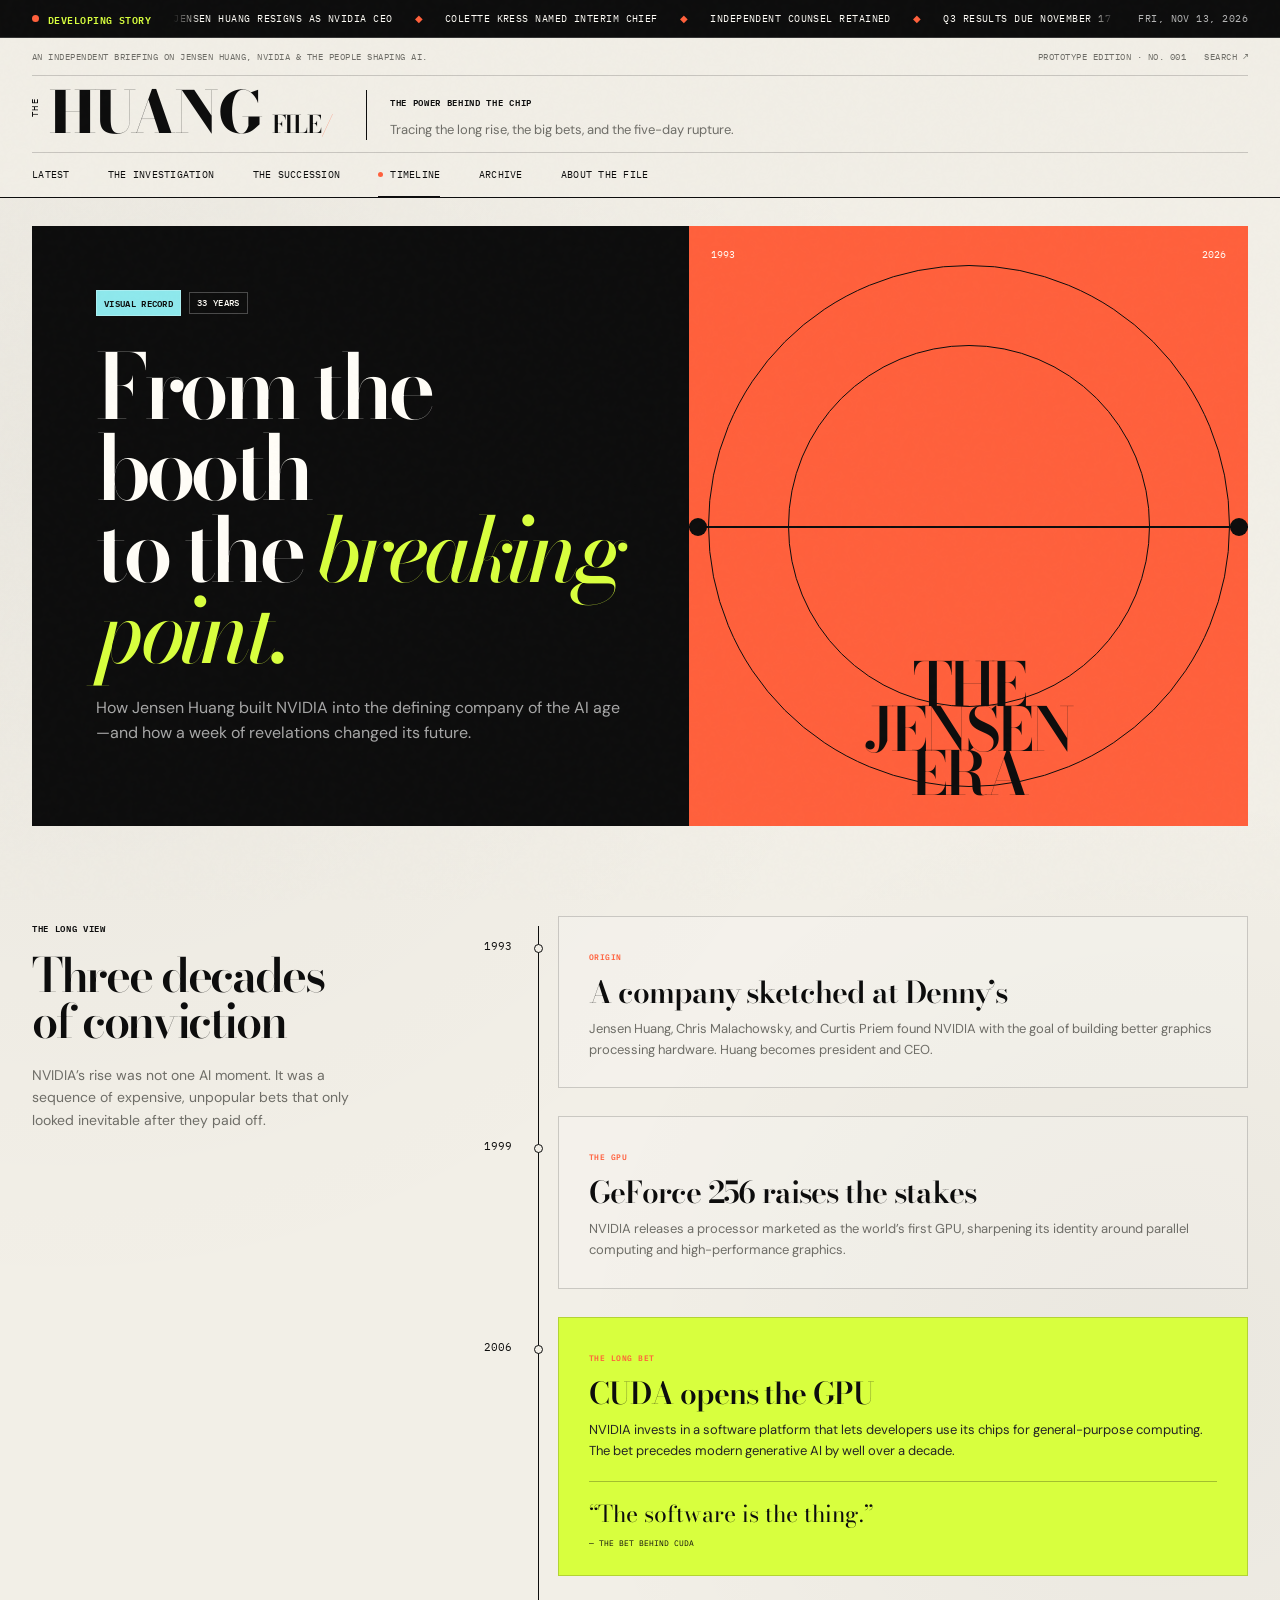
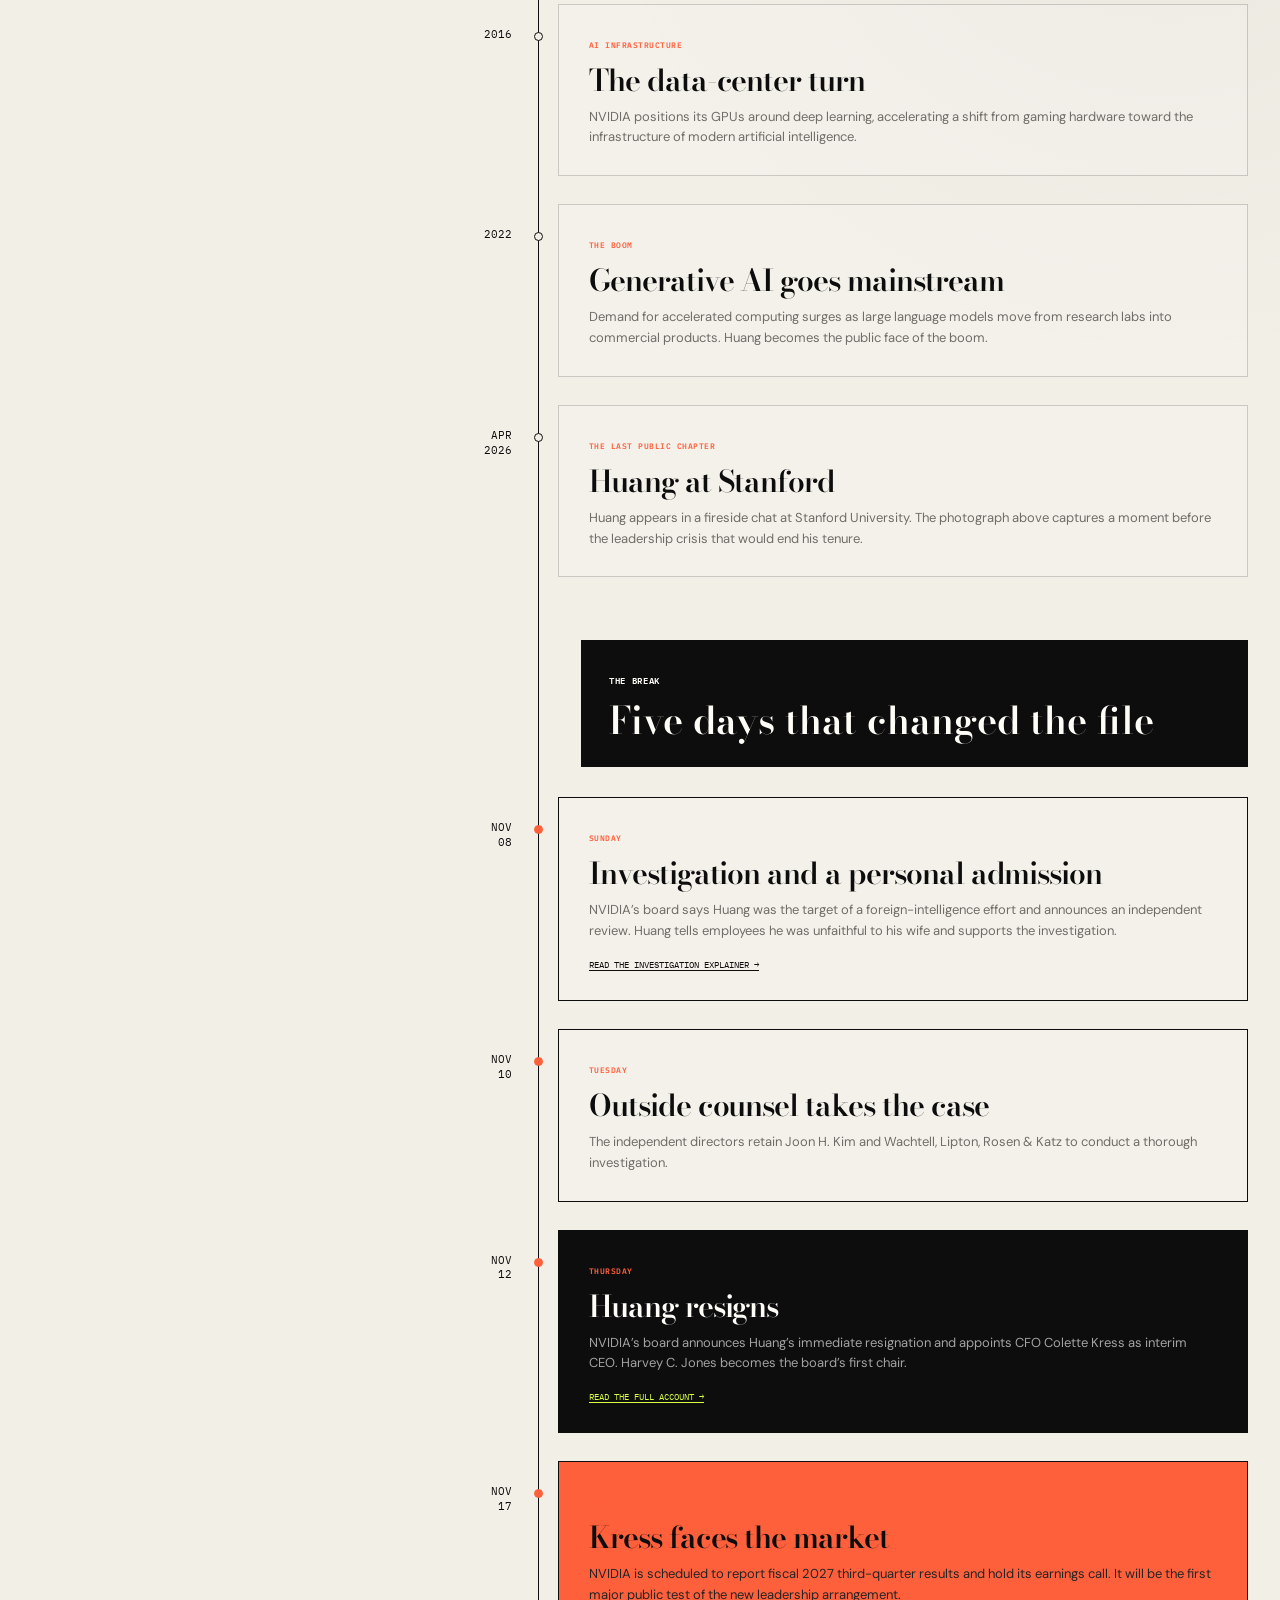
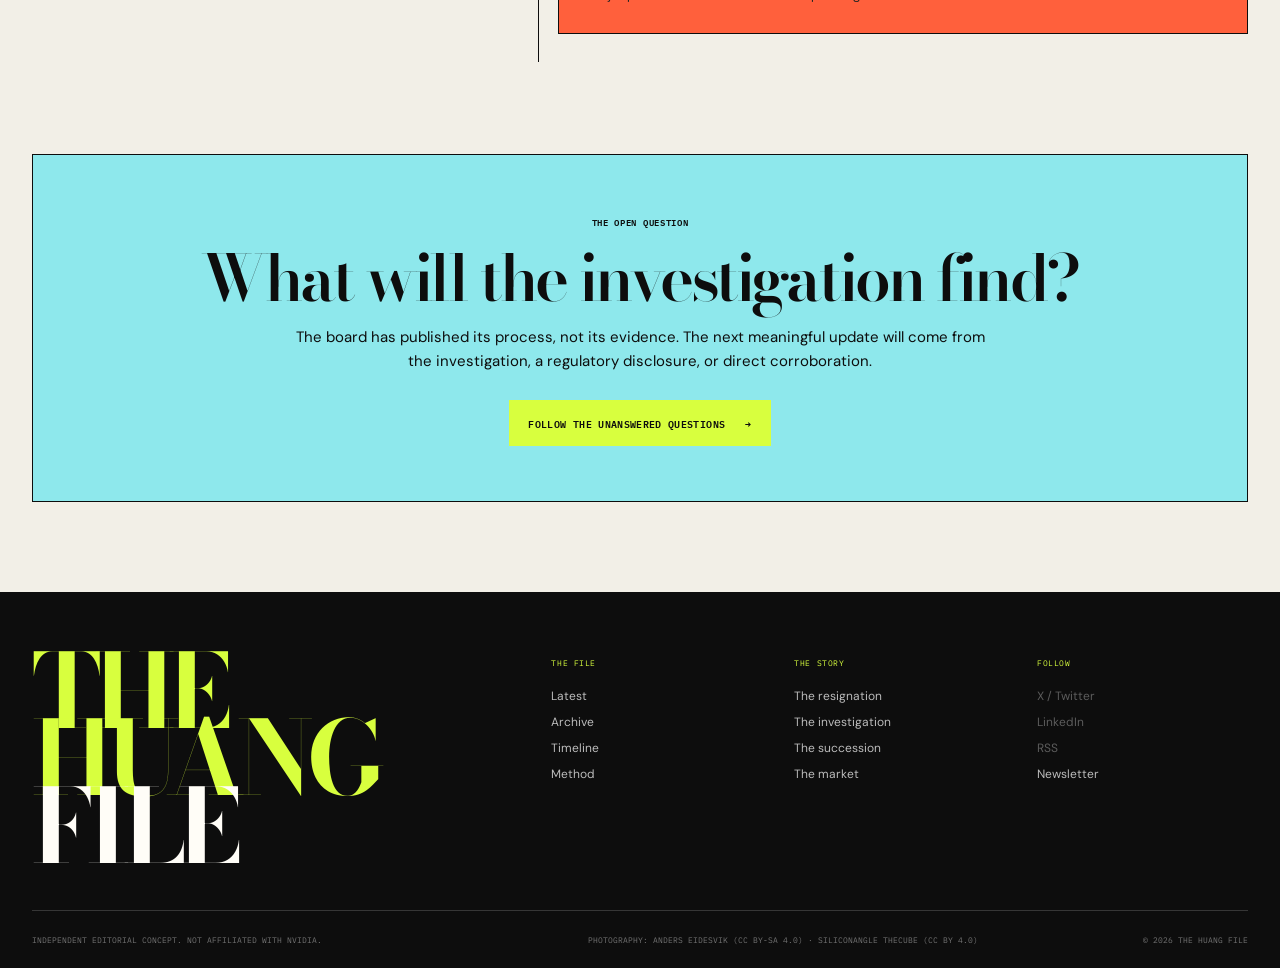
<file: NEWS/timeline.html>
<!doctype html>
<html lang="en">
<head>
  <meta charset="utf-8">
  <meta name="viewport" content="width=device-width, initial-scale=1">
  <meta name="description" content="A visual timeline of Jensen Huang's 33 years at NVIDIA and the events surrounding his 2026 resignation.">
  <meta name="theme-color" content="#101010">
  <title>The Jensen Huang Timeline | The Huang File</title>
  <link rel="icon" href="assets/favicon.svg" type="image/svg+xml">
  <link rel="preconnect" href="https://fonts.googleapis.com">
  <link rel="preconnect" href="https://fonts.gstatic.com" crossorigin>
  <link href="https://fonts.googleapis.com/css2?family=Bodoni+Moda:opsz,wght@6..96,500;6..96,600;6..96,700;6..96,800&family=DM+Sans:opsz,wght@9..40,400;9..40,500;9..40,600;9..40,700&family=IBM+Plex+Mono:wght@400;500;600&display=swap" rel="stylesheet">
  <link rel="stylesheet" href="styles.css">
  <script src="script.js" defer></script>
</head>
<body data-page="timeline">
  <a class="skip-link" href="#main-content">Skip to content</a>
  <div class="reading-progress" aria-hidden="true"><span></span></div>
  <div class="breaking-bar">
    <div class="breaking-label"><span class="live-dot"></span> Developing story</div>
    <div class="ticker-window"><div class="ticker-track"><span>Jensen Huang resigns as NVIDIA CEO</span><span class="ticker-separator">◆</span><span>Colette Kress named interim chief</span><span class="ticker-separator">◆</span><span>Independent counsel retained</span><span class="ticker-separator">◆</span><span>Q3 results due November 17</span><span class="ticker-separator">◆</span><span>Jensen Huang resigns as NVIDIA CEO</span><span class="ticker-separator">◆</span><span>Colette Kress named interim chief</span><span class="ticker-separator">◆</span></div></div>
    <time datetime="2026-11-13">FRI, NOV 13, 2026</time>
  </div>
  <header class="site-header compact-header">
    <div class="utility-row page-shell"><p>An independent briefing on Jensen Huang, NVIDIA & the people shaping AI.</p><div class="utility-actions"><span class="edition">Prototype edition · No. 001</span><button class="text-button open-search" type="button">Search <span aria-hidden="true">↗</span></button></div></div>
    <div class="masthead compact-masthead page-shell">
      <a class="brand brand-compact" href="index.html" aria-label="The Huang File home"><span class="brand-top">THE</span><span class="brand-main">HUANG</span><span class="brand-bottom">FILE<span class="brand-slash">/</span></span></a>
      <div class="masthead-note"><span class="eyebrow">THE POWER BEHIND THE CHIP</span><p>Tracing the long rise, the big bets, and the five-day rupture.</p></div>
      <button class="menu-toggle" type="button" aria-expanded="false" aria-controls="site-nav"><span></span><span></span><span></span><span class="sr-only">Open navigation</span></button>
    </div>
    <nav class="nav-strip page-shell" id="site-nav" aria-label="Primary navigation"><a href="index.html">Latest</a><a href="article.html?id=investigation">The investigation</a><a href="article.html?id=leadership">The succession</a><a class="active" href="timeline.html">Timeline</a><a href="archive.html">Archive</a><a href="about.html">About the file</a></nav>
  </header>

  <main id="main-content">
    <section class="timeline-page-hero page-shell">
      <div class="timeline-page-title">
        <span class="story-labels on-dark"><span class="label-investigation">Visual record</span><span>33 years</span></span>
        <h1>From the booth<br>to the <em>breaking point.</em></h1>
        <p>How Jensen Huang built NVIDIA into the defining company of the AI age—and how a week of revelations changed its future.</p>
      </div>
      <div class="timeline-hero-visual" aria-hidden="true">
        <span class="year-1993">1993</span>
        <span class="year-2026">2026</span>
        <span class="timeline-hero-line"></span>
        <span class="timeline-hero-label">THE<br>JENSEN<br>ERA</span>
      </div>
    </section>

    <section class="full-timeline page-shell">
      <div class="full-timeline-intro">
        <span class="section-number">THE LONG VIEW</span>
        <h2>Three decades of conviction</h2>
        <p>NVIDIA’s rise was not one AI moment. It was a sequence of expensive, unpopular bets that only looked inevitable after they paid off.</p>
      </div>

      <div class="timeline-list">
        <article class="timeline-item">
          <div class="timeline-year">1993</div>
          <div class="timeline-marker"></div>
          <div class="timeline-card">
            <span class="timeline-tag">ORIGIN</span>
            <h3>A company sketched at Denny’s</h3>
            <p>Jensen Huang, Chris Malachowsky, and Curtis Priem found NVIDIA with the goal of building better graphics processing hardware. Huang becomes president and CEO.</p>
          </div>
        </article>
        <article class="timeline-item">
          <div class="timeline-year">1999</div>
          <div class="timeline-marker"></div>
          <div class="timeline-card">
            <span class="timeline-tag">THE GPU</span>
            <h3>GeForce 256 raises the stakes</h3>
            <p>NVIDIA releases a processor marketed as the world’s first GPU, sharpening its identity around parallel computing and high-performance graphics.</p>
          </div>
        </article>
        <article class="timeline-item timeline-item-highlight">
          <div class="timeline-year">2006</div>
          <div class="timeline-marker"></div>
          <div class="timeline-card">
            <span class="timeline-tag">THE LONG BET</span>
            <h3>CUDA opens the GPU</h3>
            <p>NVIDIA invests in a software platform that lets developers use its chips for general-purpose computing. The bet precedes modern generative AI by well over a decade.</p>
            <blockquote>“The software is the thing.” <cite>— the bet behind CUDA</cite></blockquote>
          </div>
        </article>
        <article class="timeline-item">
          <div class="timeline-year">2016</div>
          <div class="timeline-marker"></div>
          <div class="timeline-card">
            <span class="timeline-tag">AI INFRASTRUCTURE</span>
            <h3>The data-center turn</h3>
            <p>NVIDIA positions its GPUs around deep learning, accelerating a shift from gaming hardware toward the infrastructure of modern artificial intelligence.</p>
          </div>
        </article>
        <article class="timeline-item">
          <div class="timeline-year">2022</div>
          <div class="timeline-marker"></div>
          <div class="timeline-card">
            <span class="timeline-tag">THE BOOM</span>
            <h3>Generative AI goes mainstream</h3>
            <p>Demand for accelerated computing surges as large language models move from research labs into commercial products. Huang becomes the public face of the boom.</p>
          </div>
        </article>
        <article class="timeline-item">
          <div class="timeline-year">APR<br>2026</div>
          <div class="timeline-marker"></div>
          <div class="timeline-card">
            <span class="timeline-tag">THE LAST PUBLIC CHAPTER</span>
            <h3>Huang at Stanford</h3>
            <p>Huang appears in a fireside chat at Stanford University. The photograph above captures a moment before the leadership crisis that would end his tenure.</p>
          </div>
        </article>

        <div class="timeline-break">
          <span class="section-number">THE BREAK</span>
          <h2>Five days that changed the file</h2>
        </div>

        <article class="timeline-item timeline-item-crisis">
          <div class="timeline-year">NOV<br>08</div>
          <div class="timeline-marker"></div>
          <div class="timeline-card">
            <span class="timeline-tag">SUNDAY</span>
            <h3>Investigation and a personal admission</h3>
            <p>NVIDIA’s board says Huang was the target of a foreign-intelligence effort and announces an independent review. Huang tells employees he was unfaithful to his wife and supports the investigation.</p>
            <a href="article.html?id=investigation">Read the investigation explainer <span>→</span></a>
          </div>
        </article>
        <article class="timeline-item timeline-item-crisis">
          <div class="timeline-year">NOV<br>10</div>
          <div class="timeline-marker"></div>
          <div class="timeline-card">
            <span class="timeline-tag">TUESDAY</span>
            <h3>Outside counsel takes the case</h3>
            <p>The independent directors retain Joon H. Kim and Wachtell, Lipton, Rosen &amp; Katz to conduct a thorough investigation.</p>
          </div>
        </article>
        <article class="timeline-item timeline-item-crisis timeline-item-final">
          <div class="timeline-year">NOV<br>12</div>
          <div class="timeline-marker"></div>
          <div class="timeline-card">
            <span class="timeline-tag">THURSDAY</span>
            <h3>Huang resigns</h3>
            <p>NVIDIA’s board announces Huang’s immediate resignation and appoints CFO Colette Kress as interim CEO. Harvey C. Jones becomes the board’s first chair.</p>
            <a href="article.html?id=transition">Read the full account <span>→</span></a>
          </div>
        </article>
        <article class="timeline-item timeline-item-crisis timeline-item-next">
          <div class="timeline-year">NOV<br>17</div>
          <div class="timeline-marker"></div>
          <div class="timeline-card">
            <span class="timeline-tag">NEXT</span>
            <h3>Kress faces the market</h3>
            <p>NVIDIA is scheduled to report fiscal 2027 third-quarter results and hold its earnings call. It will be the first major public test of the new leadership arrangement.</p>
          </div>
        </article>
      </div>
    </section>

    <section class="timeline-endcap page-shell">
      <span class="section-number">THE OPEN QUESTION</span>
      <h2>What will the investigation find?</h2>
      <p>The board has published its process, not its evidence. The next meaningful update will come from the investigation, a regulatory disclosure, or direct corroboration.</p>
      <a class="button button-acid" href="article.html?id=investigation">Follow the unanswered questions <span aria-hidden="true">→</span></a>
    </section>
  </main>

  <footer class="site-footer">
    <div class="page-shell footer-top"><div class="footer-brand">THE<br>HUANG<br><span>FILE</span></div><div class="footer-links"><div><span>THE FILE</span><a href="index.html">Latest</a><a href="archive.html">Archive</a><a href="timeline.html">Timeline</a><a href="about.html">Method</a></div><div><span>THE STORY</span><a href="article.html?id=transition">The resignation</a><a href="article.html?id=investigation">The investigation</a><a href="article.html?id=leadership">The succession</a><a href="article.html?id=market">The market</a></div><div><span>FOLLOW</span><a href="#" class="disabled-link" aria-disabled="true">X / Twitter</a><a href="#" class="disabled-link" aria-disabled="true">LinkedIn</a><a href="#" class="disabled-link" aria-disabled="true">RSS</a><button class="footer-button open-newsletter" type="button">Newsletter</button></div></div></div>
    <div class="page-shell footer-bottom"><p>Independent editorial concept. Not affiliated with NVIDIA.</p><p>Photography: Anders Eidesvik (CC BY-SA 4.0) · SiliconANGLE theCUBE (CC BY 4.0)</p><p>© 2026 The Huang File</p></div>
  </footer>

  <dialog class="search-dialog" id="search-dialog"><div class="dialog-head"><span class="rail-kicker">SEARCH THE FILE</span><button class="dialog-close" type="button" aria-label="Close search">×</button></div><form role="search"><label class="sr-only" for="site-search">Search the site</label><div class="search-field"><input id="site-search" type="search" placeholder="Search people, companies, events…" autocomplete="off"><span aria-hidden="true">⌕</span></div></form><div class="search-results" id="search-results"><p class="search-hint">Try “investigation,” “Colette Kress,” or “timeline.”</p></div></dialog>
  <dialog class="newsletter-dialog" id="newsletter-dialog"><button class="dialog-close" type="button" aria-label="Close newsletter signup">×</button><span class="rail-kicker">THE DAILY SIGNAL</span><h2>A clearer view of the Huang story.</h2><p>One essential briefing on Jensen Huang, NVIDIA, and the AI power map. Monday to Friday.</p><form id="newsletter-form"><label for="newsletter-email">Email address</label><div class="newsletter-input-row"><input id="newsletter-email" type="email" name="email" placeholder="you@example.com" required><button class="button button-acid" type="submit">Subscribe <span aria-hidden="true">→</span></button></div><p class="newsletter-status" aria-live="polite"></p></form><span class="fine-print">Demo signup. Your email stays in this browser.</span></dialog>
  <div class="toast" role="status" aria-live="polite"></div>
</body>
</html>
</file>
<file: NEWS/styles.css>
:root {
  --paper: #f2efe7;
  --paper-deep: #e8e3d8;
  --ink: #0d0d0d;
  --ink-soft: #242424;
  --muted: #6e6d67;
  --line: rgba(13, 13, 13, 0.18);
  --line-dark: rgba(255, 255, 255, 0.17);
  --acid: #d8ff3e;
  --acid-deep: #bddc27;
  --orange: #ff603c;
  --cyan: #8ee8ec;
  --white: #fffdf7;
  --serif: "Bodoni Moda", Georgia, serif;
  --sans: "DM Sans", "Helvetica Neue", sans-serif;
  --mono: "IBM Plex Mono", Consolas, monospace;
  --shell: min(1440px, calc(100vw - 64px));
}

* {
  box-sizing: border-box;
}

html {
  scroll-behavior: smooth;
  scroll-padding-top: 150px;
}

body {
  margin: 0;
  background:
    radial-gradient(circle at 5% 11%, rgba(13, 13, 13, 0.035) 0, transparent 22%),
    radial-gradient(circle at 91% 33%, rgba(13, 13, 13, 0.035) 0, transparent 20%),
    var(--paper);
  color: var(--ink);
  font-family: var(--sans);
  -webkit-font-smoothing: antialiased;
  text-rendering: optimizeLegibility;
}

body::before {
  content: "";
  position: fixed;
  inset: 0;
  pointer-events: none;
  opacity: 0.16;
  z-index: 1000;
  background-image: url("data:image/svg+xml,%3Csvg viewBox='0 0 140 140' xmlns='http://www.w3.org/2000/svg'%3E%3Cfilter id='n'%3E%3CfeTurbulence type='fractalNoise' baseFrequency='.85' numOctaves='2' stitchTiles='stitch'/%3E%3C/filter%3E%3Crect width='100%25' height='100%25' filter='url(%23n)' opacity='.09'/%3E%3C/svg%3E");
}

::selection {
  background: var(--acid);
  color: var(--ink);
}

img {
  display: block;
  max-width: 100%;
}

a {
  color: inherit;
  text-decoration: none;
}

button,
input {
  font: inherit;
}

button {
  color: inherit;
}

h1,
h2,
h3,
p {
  margin-top: 0;
}

.page-shell {
  width: var(--shell);
  margin-inline: auto;
}

.sr-only {
  position: absolute;
  width: 1px;
  height: 1px;
  padding: 0;
  margin: -1px;
  overflow: hidden;
  clip: rect(0, 0, 0, 0);
  white-space: nowrap;
  border: 0;
}

.skip-link {
  position: fixed;
  top: -100px;
  left: 24px;
  background: var(--acid);
  color: var(--ink);
  padding: 10px 14px;
  z-index: 2000;
  font-weight: 700;
}

.skip-link:focus {
  top: 12px;
}

.reading-progress {
  position: fixed;
  top: 0;
  left: 0;
  right: 0;
  height: 3px;
  z-index: 1200;
  pointer-events: none;
}

.reading-progress span {
  display: block;
  width: 0;
  height: 100%;
  background: var(--acid);
}

.breaking-bar {
  height: 38px;
  display: grid;
  grid-template-columns: auto minmax(0, 1fr) auto;
  align-items: center;
  gap: 22px;
  padding: 0 32px;
  color: var(--white);
  background: var(--ink);
  border-bottom: 1px solid rgba(255, 255, 255, 0.16);
  font-family: var(--mono);
  font-size: 10px;
  letter-spacing: 0.045em;
  text-transform: uppercase;
}

.breaking-label {
  display: flex;
  align-items: center;
  gap: 9px;
  color: var(--acid);
  font-weight: 600;
  white-space: nowrap;
}

.live-dot {
  width: 7px;
  height: 7px;
  background: var(--orange);
  border-radius: 50%;
  box-shadow: 0 0 0 0 rgba(255, 96, 60, 0.55);
  animation: pulse 2s infinite;
}

@keyframes pulse {
  65% { box-shadow: 0 0 0 7px rgba(255, 96, 60, 0); }
  100% { box-shadow: 0 0 0 0 rgba(255, 96, 60, 0); }
}

.ticker-window {
  min-width: 0;
  overflow: hidden;
  mask-image: linear-gradient(90deg, transparent, #000 3%, #000 97%, transparent);
}

.ticker-track {
  display: flex;
  width: max-content;
  gap: 22px;
  animation: ticker 38s linear infinite;
}

.ticker-window:hover .ticker-track {
  animation-play-state: paused;
}

.ticker-separator {
  color: var(--orange);
}

@keyframes ticker {
  to { transform: translateX(-50%); }
}

.breaking-bar time {
  white-space: nowrap;
  color: rgba(255, 255, 255, 0.7);
}

.site-header {
  background: rgba(242, 239, 231, 0.96);
  border-bottom: 1px solid var(--ink);
}

.utility-row {
  min-height: 38px;
  display: flex;
  align-items: center;
  justify-content: space-between;
  gap: 24px;
  border-bottom: 1px solid var(--line);
  color: var(--muted);
  font-family: var(--mono);
  font-size: 9px;
  letter-spacing: 0.055em;
  text-transform: uppercase;
}

.utility-row p {
  margin: 0;
}

.utility-actions {
  display: flex;
  align-items: center;
  gap: 18px;
}

.text-button,
.footer-button {
  border: 0;
  background: transparent;
  padding: 0;
  cursor: pointer;
  color: inherit;
  font: inherit;
  letter-spacing: inherit;
  text-transform: inherit;
}

.text-button:hover,
.footer-button:hover {
  color: var(--ink);
}

.masthead {
  display: grid;
  grid-template-columns: minmax(330px, 0.86fr) 1fr auto;
  align-items: end;
  gap: 34px;
  padding: 20px 0 17px;
}

.brand {
  width: min(410px, 100%);
  display: grid;
  grid-template-columns: auto 1fr auto;
  align-items: baseline;
  gap: 10px;
  line-height: 0.73;
  letter-spacing: -0.075em;
}

.brand-top {
  align-self: start;
  margin-top: 7px;
  font-family: var(--mono);
  font-size: 9px;
  letter-spacing: 0.14em;
  writing-mode: vertical-rl;
  transform: rotate(180deg);
}

.brand-main {
  font-family: var(--serif);
  font-size: clamp(54px, 5.3vw, 84px);
  font-weight: 800;
}

.brand-bottom {
  position: relative;
  padding-bottom: 6px;
  font-family: var(--serif);
  font-size: clamp(23px, 2.25vw, 36px);
  font-weight: 600;
}

.brand-slash {
  color: var(--orange);
}

.masthead-note {
  align-self: center;
  max-width: 420px;
  border-left: 1px solid var(--ink);
  padding-left: 23px;
}

.masthead-note p {
  max-width: 350px;
  margin: 9px 0 0;
  color: var(--muted);
  font-size: 13px;
  line-height: 1.5;
}

.eyebrow,
.section-number,
.rail-kicker {
  font-family: var(--mono);
  font-size: 9px;
  font-weight: 600;
  letter-spacing: 0.075em;
  text-transform: uppercase;
}

.menu-toggle {
  display: none;
  width: 42px;
  height: 42px;
  border: 1px solid var(--ink);
  background: transparent;
  padding: 11px;
  cursor: pointer;
}

.menu-toggle > span:not(.sr-only) {
  display: block;
  height: 1px;
  margin: 5px 0;
  background: var(--ink);
}

.nav-strip {
  display: flex;
  align-items: center;
  gap: clamp(20px, 3vw, 44px);
  min-height: 44px;
  border-top: 1px solid var(--line);
  font-family: var(--mono);
  font-size: 10px;
  letter-spacing: 0.025em;
  text-transform: uppercase;
}

.nav-strip a {
  position: relative;
  display: inline-flex;
  align-items: center;
  min-height: 44px;
}

.nav-strip a::after {
  content: "";
  position: absolute;
  left: 0;
  right: 100%;
  bottom: -1px;
  height: 2px;
  background: var(--ink);
  transition: right 180ms ease;
}

.nav-strip a:hover::after,
.nav-strip a.active::after {
  right: 0;
}

.nav-strip a.active::before {
  content: "";
  width: 5px;
  height: 5px;
  margin-right: 7px;
  background: var(--orange);
  border-radius: 50%;
}

.hero-section {
  padding-top: 28px;
}

.hero-card {
  min-height: 630px;
  display: grid;
  grid-template-columns: minmax(0, 1.05fr) minmax(400px, 0.95fr);
  overflow: hidden;
  color: var(--white);
  background: var(--ink);
}

.hero-copy {
  position: relative;
  z-index: 2;
  display: flex;
  flex-direction: column;
  justify-content: center;
  padding: clamp(38px, 5.4vw, 78px);
}

.hero-copy::before {
  content: "";
  position: absolute;
  top: 0;
  right: -1px;
  bottom: 0;
  width: 8px;
  background: var(--acid);
}

.story-labels {
  display: flex;
  flex-wrap: wrap;
  align-items: center;
  gap: 8px;
  font-family: var(--mono);
  font-size: 9px;
  font-weight: 500;
  letter-spacing: 0.035em;
  text-transform: uppercase;
}

.story-labels > span {
  display: inline-flex;
  align-items: center;
  min-height: 22px;
  padding: 4px 7px;
  border: 1px solid var(--line);
}

.on-dark .story-labels > span,
.story-labels.on-dark > span {
  border-color: rgba(255, 255, 255, 0.25);
}

.story-labels .label-breaking {
  color: var(--ink);
  background: var(--orange);
  border-color: var(--orange);
  font-weight: 600;
}

.story-labels .label-investigation {
  color: var(--ink);
  background: var(--cyan);
  border-color: var(--cyan);
  font-weight: 600;
}

.hero-deck-top {
  margin: 32px 0 16px;
  color: rgba(255, 255, 255, 0.58);
  font-family: var(--mono);
  font-size: 10px;
  letter-spacing: 0.04em;
  text-transform: uppercase;
}

.hero-copy h1 {
  max-width: 780px;
  margin-bottom: 24px;
  font-family: var(--serif);
  font-size: clamp(52px, 5.3vw, 82px);
  font-weight: 600;
  letter-spacing: -0.055em;
  line-height: 0.98;
}

.hero-copy h1 em {
  color: var(--acid);
  font-style: italic;
  font-weight: 500;
}

.hero-summary {
  max-width: 630px;
  margin-bottom: 24px;
  color: rgba(255, 255, 255, 0.76);
  font-size: clamp(15px, 1.25vw, 18px);
  line-height: 1.55;
}

.hero-byline {
  display: flex;
  flex-wrap: wrap;
  align-items: center;
  gap: 10px;
  margin-bottom: 34px;
  color: rgba(255, 255, 255, 0.55);
  font-family: var(--mono);
  font-size: 9px;
  letter-spacing: 0.025em;
  text-transform: uppercase;
}

.hero-byline strong {
  color: rgba(255, 255, 255, 0.9);
  font-weight: 500;
}

.byline-divider {
  width: 22px;
  height: 1px;
  background: rgba(255, 255, 255, 0.25);
}

.hero-actions {
  display: flex;
  flex-wrap: wrap;
  align-items: center;
  gap: 10px;
}

.button {
  min-height: 46px;
  display: inline-flex;
  align-items: center;
  justify-content: center;
  gap: 20px;
  padding: 10px 18px;
  border: 1px solid transparent;
  cursor: pointer;
  font-family: var(--mono);
  font-size: 10px;
  font-weight: 600;
  letter-spacing: 0.035em;
  text-transform: uppercase;
  transition: background 160ms ease, color 160ms ease, border-color 160ms ease, transform 160ms ease;
}

.button:hover {
  transform: translateY(-1px);
}

.button-acid {
  background: var(--acid);
  color: var(--ink);
}

.button-acid:hover {
  background: var(--white);
}

.button-dark {
  background: var(--ink);
  color: var(--white);
}

.button-dark:hover {
  background: var(--orange);
  color: var(--ink);
}

.button-ghost {
  background: transparent;
  color: var(--white);
  border-color: rgba(255, 255, 255, 0.25);
}

.button-ghost svg {
  width: 14px;
  fill: none;
  stroke: currentColor;
  stroke-width: 1.5;
}

.button-ghost:hover,
.button-ghost.saved {
  background: var(--white);
  color: var(--ink);
}

.full-width {
  width: 100%;
  justify-content: space-between;
}

.hero-media {
  position: relative;
  min-width: 0;
  overflow: hidden;
  background: #b7b7b2;
}

.hero-media::after {
  content: "";
  position: absolute;
  inset: 0;
  background:
    linear-gradient(90deg, rgba(0, 0, 0, 0.2), transparent 32%),
    linear-gradient(0deg, rgba(0, 0, 0, 0.55), transparent 35%);
}

.hero-media img {
  width: 100%;
  height: 100%;
  object-fit: cover;
  object-position: 50% 30%;
  filter: grayscale(1) contrast(1.1);
}

.hero-grid {
  position: absolute;
  inset: 0;
  z-index: 1;
  opacity: 0.22;
  background-image:
    repeating-linear-gradient(90deg, rgba(255, 255, 255, 0.2) 0 1px, transparent 1px 25%),
    repeating-linear-gradient(0deg, rgba(255, 255, 255, 0.13) 0 1px, transparent 1px 20%);
}

.hero-number {
  position: absolute;
  right: 2%;
  bottom: -7%;
  z-index: 2;
  color: var(--acid);
  font-family: var(--serif);
  font-size: clamp(160px, 20vw, 310px);
  font-weight: 700;
  letter-spacing: -0.09em;
  line-height: 0.8;
}

.hero-photo-caption {
  position: absolute;
  left: 22px;
  right: 22px;
  bottom: 18px;
  z-index: 3;
  display: flex;
  justify-content: space-between;
  color: rgba(255, 255, 255, 0.7);
  font-family: var(--mono);
  font-size: 8px;
  letter-spacing: 0.08em;
}

.hero-stamp {
  position: absolute;
  top: 24px;
  right: 24px;
  z-index: 3;
  width: 69px;
  height: 69px;
  display: flex;
  align-items: center;
  justify-content: center;
  border: 1px solid var(--ink);
  border-radius: 50%;
  color: var(--ink);
  background: var(--acid);
  font-family: var(--mono);
  font-size: 9px;
  font-weight: 600;
  line-height: 1.25;
  text-align: center;
  transform: rotate(8deg);
}

.fact-strip {
  display: grid;
  grid-template-columns: repeat(4, 1fr);
  border: 1px solid var(--ink);
  border-top: 0;
  background: var(--paper);
}

.fact-item {
  min-height: 94px;
  display: flex;
  align-items: center;
  gap: 16px;
  padding: 18px 22px;
  border-right: 1px solid var(--ink);
}

.fact-item:last-child {
  border-right: 0;
}

.fact-item-accent {
  background: var(--acid);
}

.fact-index {
  color: var(--muted);
  font-family: var(--mono);
  font-size: 9px;
}

.fact-item > div {
  display: flex;
  flex-direction: column;
  gap: 6px;
}

.fact-label {
  color: var(--muted);
  font-family: var(--mono);
  font-size: 8px;
  letter-spacing: 0.055em;
  text-transform: uppercase;
}

.fact-item strong {
  font-size: 15px;
  font-weight: 600;
}

.content-section {
  padding: 82px 0 96px;
}

.section-heading {
  display: flex;
  align-items: end;
  justify-content: space-between;
  gap: 28px;
  margin-bottom: 30px;
  padding-bottom: 17px;
  border-bottom: 1px solid var(--ink);
}

.section-heading h2 {
  margin: 9px 0 0;
  font-family: var(--serif);
  font-size: clamp(36px, 3.6vw, 54px);
  font-weight: 600;
  letter-spacing: -0.05em;
  line-height: 1;
}

.text-link {
  display: inline-flex;
  gap: 20px;
  align-items: center;
  border-bottom: 1px solid var(--ink);
  padding: 5px 0;
  font-family: var(--mono);
  font-size: 10px;
  text-transform: uppercase;
}

.text-link:hover {
  color: var(--orange);
  border-color: var(--orange);
}

.home-layout {
  display: grid;
  grid-template-columns: minmax(0, 1fr) 330px;
  gap: 48px;
}

.story-feed {
  min-width: 0;
}

.story-card-wide {
  display: grid;
  grid-template-columns: minmax(260px, 0.96fr) minmax(280px, 1.04fr);
  min-height: 360px;
  margin-bottom: 42px;
  border-bottom: 1px solid var(--ink);
}

.story-art {
  position: relative;
  min-height: 260px;
  overflow: hidden;
  display: block;
  background: var(--ink);
}

.story-art-investigation {
  color: var(--white);
  background:
    radial-gradient(circle at 70% 50%, rgba(216, 255, 62, 0.09), transparent 32%),
    var(--ink);
}

.story-art-word {
  position: absolute;
  top: 22px;
  left: 22px;
  z-index: 3;
  font-family: var(--mono);
  font-size: 8px;
  letter-spacing: 0.12em;
}

.story-art-code {
  position: absolute;
  right: 20px;
  bottom: 19px;
  font-family: var(--mono);
  font-size: 8px;
  color: rgba(255, 255, 255, 0.5);
}

.orbit {
  position: absolute;
  border: 1px solid rgba(216, 255, 62, 0.5);
  border-radius: 50%;
}

.orbit-one {
  width: 300px;
  height: 300px;
  left: 50%;
  top: 50%;
  transform: translate(-50%, -50%);
}

.orbit-two {
  width: 220px;
  height: 220px;
  left: 50%;
  top: 50%;
  transform: translate(-50%, -50%);
  border-style: dashed;
  animation: orbit 24s linear infinite;
}

@keyframes orbit {
  to { transform: translate(-50%, -50%) rotate(360deg); }
}

.chip-visual {
  position: absolute;
  left: 50%;
  top: 50%;
  width: 118px;
  height: 118px;
  display: grid;
  place-items: center;
  transform: translate(-50%, -50%) rotate(45deg);
  border: 1px solid var(--acid);
  background: rgba(216, 255, 62, 0.06);
}

.chip-visual::before,
.chip-visual::after {
  content: "";
  position: absolute;
  background: var(--acid);
}

.chip-visual::before { width: 160px; height: 1px; }
.chip-visual::after { width: 1px; height: 160px; }

.chip-visual > span:first-child {
  color: var(--acid);
  font-family: var(--serif);
  font-size: 70px;
  font-weight: 600;
  transform: rotate(-45deg);
}

.chip-core {
  position: absolute;
  width: 10px;
  height: 10px;
  border-radius: 50%;
  background: var(--orange);
}

.story-copy {
  display: flex;
  flex-direction: column;
  align-items: flex-start;
  justify-content: center;
  padding: 30px 0 30px 34px;
}

.story-copy h3 {
  margin: 16px 0 14px;
  font-family: var(--serif);
  font-size: clamp(28px, 3vw, 42px);
  font-weight: 600;
  letter-spacing: -0.04em;
  line-height: 1.07;
}

.story-copy h3 a:hover,
.brief-row h3 a:hover,
.archive-card h2 a:hover {
  color: #555;
}

.story-copy p {
  max-width: 520px;
  margin-bottom: 24px;
  color: var(--muted);
  font-size: 14px;
  line-height: 1.55;
}

.story-meta {
  display: flex;
  gap: 16px;
  margin-top: auto;
  color: var(--muted);
  font-family: var(--mono);
  font-size: 8px;
  letter-spacing: 0.045em;
  text-transform: uppercase;
}

.story-meta span + span {
  position: relative;
}

.story-meta span + span::before {
  content: "·";
  position: absolute;
  left: -10px;
}

.story-pair {
  display: grid;
  grid-template-columns: repeat(2, minmax(0, 1fr));
  gap: 28px;
}

.story-pair .story-card {
  border-bottom: 1px solid var(--ink);
}

.story-pair .story-art {
  min-height: 230px;
}

.story-pair .story-copy {
  min-height: 245px;
  padding: 24px 0;
}

.story-pair .story-copy h3 {
  font-size: clamp(26px, 2.4vw, 34px);
}

.story-art-succession {
  background: var(--acid);
}

.story-art-succession .portrait-cutout {
  position: absolute;
  inset: auto 7% 0 auto;
  width: 62%;
  height: 95%;
  overflow: hidden;
}

.portrait-cutout img {
  width: 100%;
  height: 100%;
  object-fit: cover;
  object-position: 54% 18%;
  filter: grayscale(1) contrast(1.12);
  mix-blend-mode: multiply;
}

.succession-label {
  position: absolute;
  left: 20px;
  top: 20px;
  z-index: 2;
  font-family: var(--serif);
  font-size: 26px;
  font-weight: 700;
  line-height: 0.87;
}

.story-art-timeline {
  color: var(--white);
  background: var(--orange);
}

.timeline-graphic-numbers {
  position: absolute;
  inset: 20px 18px auto 18px;
  display: flex;
  justify-content: space-between;
  font-family: var(--mono);
  font-size: 8px;
}

.timeline-graphic-line {
  position: absolute;
  top: 51%;
  left: 8%;
  right: 8%;
  height: 2px;
  background: var(--ink);
}

.timeline-graphic-line::before,
.timeline-graphic-line::after {
  content: "";
  position: absolute;
  top: 50%;
  width: 14px;
  height: 14px;
  background: var(--ink);
  border-radius: 50%;
  transform: translateY(-50%);
}

.timeline-graphic-line::before { left: 0; }
.timeline-graphic-line::after { right: 0; background: var(--acid); }

.timeline-graphic-label {
  position: absolute;
  left: 50%;
  bottom: 22px;
  transform: translateX(-50%);
  color: var(--ink);
  font-family: var(--serif);
  font-size: clamp(32px, 3.2vw, 44px);
  font-weight: 600;
  line-height: 0.84;
  letter-spacing: -0.05em;
  text-align: center;
  white-space: nowrap;
}

.brief-list {
  margin-top: 42px;
  border-top: 1px solid var(--ink);
}

.brief-row {
  display: grid;
  grid-template-columns: 52px 1fr auto;
  align-items: center;
  gap: 18px;
  padding: 20px 0;
  border-bottom: 1px solid var(--line);
}

.brief-time {
  align-self: start;
  padding-top: 3px;
  color: var(--muted);
  font-family: var(--mono);
  font-size: 9px;
}

.brief-kind {
  color: var(--orange);
  font-family: var(--mono);
  font-size: 8px;
  letter-spacing: 0.06em;
}

.brief-row h3 {
  margin: 7px 0 0;
  font-family: var(--serif);
  font-size: clamp(20px, 2vw, 27px);
  font-weight: 600;
  line-height: 1.1;
}

.brief-arrow {
  font-size: 22px;
}

.right-rail {
  min-width: 0;
  border-left: 1px solid var(--ink);
  padding-left: 28px;
}

.rail-panel {
  padding: 26px 0;
  border-bottom: 1px solid var(--ink);
}

.rail-panel:first-child {
  margin-top: -1px;
  padding-top: 0;
}

.rail-newsletter h2 {
  margin: 14px 0;
  font-family: var(--serif);
  font-size: 35px;
  font-weight: 600;
  letter-spacing: -0.045em;
  line-height: 1.02;
}

.rail-newsletter p {
  color: var(--muted);
  font-size: 13px;
  line-height: 1.5;
}

.rail-panel .button {
  margin-top: 7px;
}

.fine-print {
  display: block;
  margin-top: 11px;
  color: var(--muted);
  font-family: var(--mono);
  font-size: 8px;
  line-height: 1.5;
}

.rail-heading {
  display: flex;
  align-items: center;
  justify-content: space-between;
  margin-bottom: 17px;
}

.rail-count {
  color: var(--muted);
  font-family: var(--mono);
  font-size: 9px;
}

.ledger-list a {
  display: flex;
  flex-direction: column;
  align-items: flex-start;
  gap: 7px;
  padding: 14px 0;
  border-top: 1px solid var(--line);
}

.ledger-list a:first-child {
  padding-top: 0;
  border-top: 0;
}

.ledger-list strong {
  font-family: var(--serif);
  font-size: 18px;
  font-weight: 600;
  line-height: 1.18;
}

.ledger-list a:hover strong {
  text-decoration: underline;
  text-decoration-thickness: 1px;
}

.status {
  padding: 3px 5px;
  font-family: var(--mono);
  font-size: 7px;
  font-weight: 600;
  letter-spacing: 0.04em;
  text-transform: uppercase;
}

.status-confirmed { background: var(--acid); color: var(--ink); }
.status-open { background: var(--orange); color: var(--ink); }
.status-alleged { background: var(--cyan); color: var(--ink); }

.ledger-source {
  color: var(--muted);
  font-family: var(--mono);
  font-size: 8px;
}

.rail-follow {
  border-bottom: 0;
}

.person-row {
  display: grid;
  grid-template-columns: 42px 1fr auto;
  align-items: center;
  gap: 11px;
  padding: 9px 0;
}

.person-avatar {
  width: 42px;
  height: 42px;
  display: grid;
  place-items: center;
  overflow: hidden;
  border: 1px solid var(--ink);
  border-radius: 50%;
  font-family: var(--mono);
  font-size: 10px;
}

.person-avatar img {
  width: 100%;
  height: 100%;
  object-fit: cover;
  object-position: center 25%;
  filter: grayscale(1);
}

.avatar-jones { background: var(--acid); }
.avatar-kim { background: var(--orange); }

.person-row > span:nth-child(2) {
  display: flex;
  flex-direction: column;
  gap: 2px;
}

.person-row strong {
  font-size: 12px;
}

.person-row small {
  color: var(--muted);
  font-size: 10px;
}

.follow-plus {
  font-family: var(--mono);
  font-size: 18px;
}

.timeline-preview {
  display: grid;
  grid-template-columns: 0.72fr 1.28fr;
  gap: 70px;
  margin-bottom: 96px;
  padding: 58px;
  color: var(--white);
  background: var(--ink);
}

.timeline-intro {
  padding-right: 42px;
  border-right: 1px solid var(--line-dark);
}

.timeline-intro h2 {
  margin: 25px 0 17px;
  font-family: var(--serif);
  font-size: clamp(48px, 5vw, 74px);
  font-weight: 600;
  letter-spacing: -0.055em;
  line-height: 0.9;
}

.timeline-intro p {
  color: rgba(255, 255, 255, 0.62);
  font-size: 14px;
  line-height: 1.55;
}

.timeline-intro .button {
  margin-top: 14px;
  background: var(--white);
  color: var(--ink);
}

.timeline-intro .button:hover {
  background: var(--acid);
}

.timeline-events {
  position: relative;
  display: grid;
  grid-template-columns: repeat(3, 1fr);
  gap: 26px;
  align-content: center;
}

.timeline-events::before {
  content: "";
  position: absolute;
  top: 25px;
  left: 4px;
  right: 4px;
  height: 1px;
  background: rgba(255, 255, 255, 0.22);
}

.timeline-events article {
  position: relative;
  padding-top: 51px;
}

.event-year {
  position: absolute;
  top: 0;
  color: var(--acid);
  font-family: var(--mono);
  font-size: 9px;
}

.event-dot {
  position: absolute;
  top: 20px;
  left: 0;
  width: 11px;
  height: 11px;
  background: var(--orange);
  border-radius: 50%;
}

.timeline-events h3 {
  margin: 30px 0 9px;
  font-family: var(--serif);
  font-size: 26px;
  font-weight: 600;
}

.timeline-events p {
  color: rgba(255, 255, 255, 0.57);
  font-size: 12px;
  line-height: 1.55;
}

.closing-note {
  display: grid;
  grid-template-columns: 1fr auto;
  align-items: end;
  gap: 60px;
  margin-bottom: 96px;
  padding: 28px 0;
  border-top: 1px solid var(--ink);
  border-bottom: 1px solid var(--ink);
}

.closing-note p {
  max-width: 900px;
  margin: 15px 0 0;
  color: var(--muted);
  font-size: 14px;
  line-height: 1.6;
}

.site-footer {
  color: var(--white);
  background: var(--ink);
}

.footer-top {
  display: grid;
  grid-template-columns: 1fr 1.55fr;
  gap: 70px;
  padding-top: 66px;
  padding-bottom: 50px;
}

.footer-brand {
  color: var(--acid);
  font-family: var(--serif);
  font-size: clamp(64px, 8vw, 116px);
  font-weight: 700;
  letter-spacing: -0.07em;
  line-height: 0.66;
}

.footer-brand span {
  color: var(--white);
}

.footer-links {
  display: grid;
  grid-template-columns: repeat(3, 1fr);
  gap: 32px;
}

.footer-links > div {
  display: flex;
  flex-direction: column;
  align-items: flex-start;
  gap: 10px;
}

.footer-links > div > span {
  margin-bottom: 10px;
  color: var(--acid);
  font-family: var(--mono);
  font-size: 8px;
  letter-spacing: 0.07em;
}

.footer-links a,
.footer-button {
  color: rgba(255, 255, 255, 0.72);
  font-size: 12px;
  text-transform: none;
}

.footer-links a:hover,
.footer-button:hover {
  color: var(--white);
}

.disabled-link {
  cursor: not-allowed;
  opacity: 0.45;
}

.footer-bottom {
  min-height: 58px;
  display: grid;
  grid-template-columns: 1fr 1fr auto;
  align-items: center;
  gap: 20px;
  border-top: 1px solid var(--line-dark);
  color: rgba(255, 255, 255, 0.42);
  font-family: var(--mono);
  font-size: 8px;
  text-transform: uppercase;
}

.footer-bottom p {
  margin: 0;
}

dialog {
  color: var(--ink);
  background: var(--paper);
  border: 1px solid var(--ink);
  box-shadow: 18px 18px 0 rgba(0, 0, 0, 0.22);
}

dialog::backdrop {
  background: rgba(0, 0, 0, 0.76);
  backdrop-filter: blur(3px);
}

.search-dialog {
  width: min(680px, calc(100vw - 32px));
  padding: 0;
}

.dialog-head {
  display: flex;
  align-items: center;
  justify-content: space-between;
  padding: 17px 22px;
  border-bottom: 1px solid var(--ink);
}

.dialog-close {
  width: 32px;
  height: 32px;
  display: grid;
  place-items: center;
  padding: 0;
  border: 1px solid var(--ink);
  background: transparent;
  cursor: pointer;
  font-family: var(--sans);
  font-size: 24px;
  line-height: 1;
}

.dialog-close:hover {
  background: var(--ink);
  color: var(--white);
}

.search-dialog form {
  padding: 24px 22px 0;
}

.search-field {
  display: flex;
  align-items: center;
  border-bottom: 2px solid var(--ink);
}

.search-field input {
  width: 100%;
  padding: 12px 0;
  border: 0;
  outline: 0;
  background: transparent;
  font-family: var(--serif);
  font-size: 30px;
}

.search-field span {
  font-size: 25px;
}

.search-results {
  max-height: 330px;
  overflow-y: auto;
  padding: 12px 22px 22px;
}

.search-hint,
.search-empty {
  padding: 18px 0;
  color: var(--muted);
  font-size: 13px;
}

.search-result {
  display: grid;
  grid-template-columns: 68px 1fr auto;
  align-items: center;
  gap: 14px;
  padding: 14px 0;
  border-bottom: 1px solid var(--line);
}

.search-result:hover h3 {
  text-decoration: underline;
}

.search-result-kind {
  color: var(--orange);
  font-family: var(--mono);
  font-size: 8px;
  text-transform: uppercase;
}

.search-result h3 {
  margin: 0;
  font-family: var(--serif);
  font-size: 20px;
  font-weight: 600;
  line-height: 1.15;
}

.search-result-arrow {
  font-size: 18px;
}

.newsletter-dialog {
  width: min(560px, calc(100vw - 32px));
  padding: 44px;
}

.newsletter-dialog > .dialog-close {
  position: absolute;
  top: 14px;
  right: 14px;
}

.newsletter-dialog h2 {
  margin: 18px 0 12px;
  font-family: var(--serif);
  font-size: 46px;
  font-weight: 600;
  letter-spacing: -0.05em;
  line-height: 0.98;
}

.newsletter-dialog > p {
  color: var(--muted);
  font-size: 14px;
  line-height: 1.55;
}

.newsletter-dialog form {
  margin-top: 27px;
}

.newsletter-dialog label {
  display: block;
  margin-bottom: 7px;
  font-family: var(--mono);
  font-size: 8px;
  text-transform: uppercase;
}

.newsletter-input-row {
  display: flex;
}

.newsletter-input-row input {
  min-width: 0;
  flex: 1;
  border: 1px solid var(--ink);
  background: transparent;
  padding: 12px;
  outline-offset: -3px;
}

.newsletter-input-row .button {
  border: 1px solid var(--ink);
  border-left: 0;
}

.newsletter-status {
  min-height: 18px;
  margin: 8px 0 0;
  color: #247200;
  font-family: var(--mono);
  font-size: 9px;
}

.toast {
  position: fixed;
  right: 24px;
  bottom: 24px;
  z-index: 1500;
  max-width: 320px;
  padding: 13px 16px;
  color: var(--ink);
  background: var(--acid);
  border: 1px solid var(--ink);
  box-shadow: 5px 5px 0 var(--ink);
  font-family: var(--mono);
  font-size: 9px;
  text-transform: uppercase;
  transform: translateY(120px);
  opacity: 0;
  transition: transform 220ms ease, opacity 220ms ease;
}

.toast.show {
  transform: translateY(0);
  opacity: 1;
}

/* Article */
.compact-header .masthead {
  padding-top: 14px;
  padding-bottom: 12px;
}

.compact-masthead {
  grid-template-columns: 300px 1fr auto;
}

.brand-compact {
  max-width: 300px;
}

.brand-compact .brand-main {
  font-size: clamp(43px, 4.5vw, 62px);
}

.brand-compact .brand-bottom {
  font-size: clamp(18px, 1.9vw, 27px);
}

.article-shell {
  padding-top: 44px;
}

.breadcrumbs {
  display: flex;
  flex-wrap: wrap;
  gap: 8px;
  padding-bottom: 24px;
  border-bottom: 1px solid var(--ink);
  color: var(--muted);
  font-family: var(--mono);
  font-size: 9px;
  text-transform: uppercase;
}

.breadcrumbs a:hover {
  color: var(--ink);
}

.article-header {
  max-width: 1160px;
  margin-inline: auto;
  padding: 55px 0 48px;
  text-align: center;
}

.article-header .story-labels {
  justify-content: center;
}

.article-header h1 {
  max-width: 1080px;
  margin: 28px auto 22px;
  font-family: var(--serif);
  font-size: clamp(56px, 6.4vw, 102px);
  font-weight: 600;
  letter-spacing: -0.065em;
  line-height: 0.95;
}

.article-deck {
  max-width: 830px;
  margin: 0 auto;
  color: var(--muted);
  font-family: var(--serif);
  font-size: clamp(20px, 2.1vw, 28px);
  line-height: 1.38;
}

.article-byline-row {
  display: grid;
  grid-template-columns: 1fr 1fr auto;
  align-items: center;
  gap: 24px;
  margin-top: 36px;
  padding-top: 20px;
  border-top: 1px solid var(--line);
  text-align: left;
}

.author-lockup {
  display: flex;
  align-items: center;
  gap: 10px;
}

.author-mark {
  width: 40px;
  height: 40px;
  display: grid;
  place-items: center;
  background: var(--ink);
  color: var(--acid);
  font-family: var(--serif);
  font-size: 18px;
}

.author-lockup > span:last-child {
  display: flex;
  flex-direction: column;
}

.author-lockup strong {
  font-family: var(--mono);
  font-size: 9px;
  text-transform: uppercase;
}

.author-lockup small,
.article-dateline {
  color: var(--muted);
  font-family: var(--mono);
  font-size: 8px;
  line-height: 1.55;
  text-transform: uppercase;
}

.article-dateline {
  display: flex;
  flex-direction: column;
}

.article-tools {
  display: flex;
  gap: 7px;
}

.icon-button {
  width: 37px;
  height: 37px;
  display: grid;
  place-items: center;
  border: 1px solid var(--ink);
  background: transparent;
  cursor: pointer;
}

.icon-button:hover,
.icon-button.saved {
  background: var(--ink);
  color: var(--white);
}

.icon-button svg {
  width: 16px;
  fill: none;
  stroke: currentColor;
  stroke-width: 1.5;
}

.article-hero {
  margin-bottom: 54px;
}

.article-hero-image {
  position: relative;
  height: min(68vw, 700px);
  overflow: hidden;
  background: var(--ink);
}

.article-hero-image::after {
  content: "";
  position: absolute;
  inset: 0;
  background: linear-gradient(0deg, rgba(0, 0, 0, 0.25), transparent 35%);
}

.article-hero-image img {
  width: 100%;
  height: 100%;
  object-fit: cover;
  object-position: center 29%;
  filter: grayscale(1) contrast(1.08);
}

.leadership-hero .article-hero-image {
  display: flex;
  align-items: center;
  justify-content: center;
  background:
    repeating-linear-gradient(90deg, transparent 0 99px, rgba(216, 255, 62, 0.17) 99px 100px),
    repeating-linear-gradient(0deg, transparent 0 99px, rgba(216, 255, 62, 0.17) 99px 100px),
    var(--ink);
}

.leadership-hero .article-hero-image img {
  width: auto;
  max-width: min(620px, 70%);
  object-fit: contain;
  object-position: center;
  border: 1px solid var(--acid);
}

.leadership-hero .article-hero-image::after {
  background: linear-gradient(0deg, rgba(0, 0, 0, 0.35), transparent 35%);
}

.image-index {
  position: absolute;
  top: 20px;
  right: 20px;
  z-index: 2;
  padding: 6px 8px;
  background: var(--acid);
  color: var(--ink);
  font-family: var(--mono);
  font-size: 8px;
}

.article-hero figcaption {
  display: flex;
  justify-content: space-between;
  gap: 30px;
  padding: 9px 0;
  color: var(--muted);
  font-family: var(--mono);
  font-size: 8px;
  line-height: 1.5;
}

.article-layout {
  display: grid;
  grid-template-columns: 190px minmax(0, 760px);
  justify-content: center;
  gap: 70px;
  padding-bottom: 85px;
}

.article-rail {
  align-self: start;
  position: sticky;
  top: 28px;
  display: flex;
  flex-direction: column;
  gap: 9px;
}

.article-rail nav {
  display: flex;
  flex-direction: column;
  margin-top: 4px;
}

.article-rail nav a {
  padding: 7px 0 7px 13px;
  border-left: 1px solid var(--line);
  color: var(--muted);
  font-size: 11px;
}

.article-rail nav a:hover,
.article-rail nav a.active {
  border-color: var(--orange);
  color: var(--ink);
  font-weight: 600;
}

.rail-rule {
  width: 100%;
  height: 1px;
  margin: 15px 0 9px;
  background: var(--line);
}

.source-mini-link {
  display: flex;
  justify-content: space-between;
  gap: 12px;
  padding: 7px 0;
  font-size: 10px;
  line-height: 1.35;
}

.source-mini-link:hover {
  text-decoration: underline;
}

.article-body {
  min-width: 0;
}

.article-standfirst {
  font-family: var(--serif);
  font-size: clamp(22px, 2.3vw, 31px) !important;
  font-weight: 500;
  line-height: 1.42 !important;
}

.article-standfirst::first-letter {
  float: left;
  margin: 6px 8px 0 0;
  color: var(--orange);
  font-size: 84px;
  line-height: 0.72;
}

.article-body section {
  scroll-margin-top: 30px;
}

.article-body h2 {
  margin: 61px 0 19px;
  padding-top: 15px;
  border-top: 1px solid var(--ink);
  font-family: var(--serif);
  font-size: clamp(31px, 3vw, 43px);
  font-weight: 600;
  letter-spacing: -0.04em;
  line-height: 1.1;
}

.article-body p {
  margin-bottom: 20px;
  color: #33312d;
  font-family: var(--serif);
  font-size: 19px;
  line-height: 1.72;
}

.article-body p em {
  color: var(--muted);
}

.evidence-card {
  margin: 30px 0;
  padding: 25px 27px;
  border-left: 5px solid var(--acid);
  background: var(--ink);
  color: var(--white);
}

.evidence-title {
  color: var(--acid);
  font-family: var(--mono);
  font-size: 8px;
  letter-spacing: 0.07em;
}

.evidence-card strong {
  display: block;
  margin: 14px 0 12px;
  font-family: var(--serif);
  font-size: 30px;
  font-weight: 500;
  line-height: 1.2;
}

.evidence-card p {
  color: rgba(255, 255, 255, 0.65);
  font-family: var(--sans);
  font-size: 13px;
  line-height: 1.6;
}

.evidence-card a {
  display: inline-block;
  border-bottom: 1px solid var(--acid);
  color: var(--acid);
  font-family: var(--mono);
  font-size: 9px;
  text-transform: uppercase;
}

.fact-list {
  margin: 28px 0 33px;
  padding: 0;
  list-style: none;
  border-top: 1px solid var(--line);
}

.fact-list li {
  position: relative;
  padding: 17px 0 17px 29px;
  border-bottom: 1px solid var(--line);
  color: #33312d;
  font-family: var(--serif);
  font-size: 18px;
  line-height: 1.5;
}

.fact-list li::before {
  content: "";
  position: absolute;
  left: 2px;
  top: 25px;
  width: 9px;
  height: 9px;
  background: var(--acid);
  border: 1px solid var(--ink);
}

.fact-list strong {
  font-family: var(--sans);
  font-size: 15px;
}

.article-body blockquote {
  margin: 34px 0;
  padding: 10px 0 10px 27px;
  border-left: 4px solid var(--orange);
  font-family: var(--serif);
  font-size: clamp(26px, 3vw, 38px);
  font-weight: 500;
  letter-spacing: -0.025em;
  line-height: 1.3;
}

.article-body blockquote cite {
  display: block;
  margin-top: 15px;
  color: var(--muted);
  font-family: var(--mono);
  font-size: 9px;
  font-style: normal;
  letter-spacing: 0.02em;
  text-transform: uppercase;
}

.pull-stat {
  display: flex;
  align-items: center;
  gap: 25px;
  margin: 40px 0;
  padding: 22px;
  background: var(--acid);
}

.stat-number {
  font-family: var(--serif);
  font-size: 88px;
  font-weight: 600;
  letter-spacing: -0.07em;
  line-height: 0.8;
}

.stat-copy {
  max-width: 250px;
  font-family: var(--mono);
  font-size: 10px;
  line-height: 1.5;
  text-transform: uppercase;
}

.sources-section {
  margin-top: 65px;
}

.sources-grid {
  display: grid;
  grid-template-columns: repeat(2, 1fr);
  gap: 1px;
  background: var(--ink);
  border: 1px solid var(--ink);
}

.sources-grid a {
  min-height: 145px;
  display: flex;
  flex-direction: column;
  gap: 9px;
  padding: 20px;
  background: var(--paper);
}

.sources-grid a:hover {
  background: var(--acid);
}

.sources-grid span,
.sources-grid small {
  color: var(--muted);
  font-family: var(--mono);
  font-size: 8px;
}

.sources-grid strong {
  font-family: var(--serif);
  font-size: 20px;
  line-height: 1.2;
}

.sources-grid small {
  margin-top: auto;
}

.related-stories {
  margin-bottom: 90px;
}

.related-grid {
  display: grid;
  grid-template-columns: repeat(3, 1fr);
  border-top: 1px solid var(--ink);
  border-left: 1px solid var(--ink);
}

.related-card {
  min-height: 230px;
  display: flex;
  flex-direction: column;
  padding: 22px;
  border-right: 1px solid var(--ink);
  border-bottom: 1px solid var(--ink);
}

.related-card:hover {
  background: var(--acid);
}

.related-index {
  align-self: flex-end;
  color: var(--muted);
  font-family: var(--mono);
  font-size: 9px;
}

.related-card .story-labels {
  margin: 32px 0 17px;
}

.related-card h3 {
  margin: 0 0 30px;
  font-family: var(--serif);
  font-size: 30px;
  font-weight: 600;
  line-height: 1.1;
}

.related-arrow {
  margin-top: auto;
  font-size: 23px;
}

/* Timeline */
.timeline-page-hero {
  min-height: 510px;
  display: grid;
  grid-template-columns: 1fr 0.85fr;
  margin-top: 28px;
  color: var(--white);
  background: var(--ink);
}

.timeline-page-title {
  display: flex;
  flex-direction: column;
  justify-content: center;
  padding: clamp(38px, 5vw, 70px);
}

.timeline-page-title h1 {
  margin: 30px 0 23px;
  font-family: var(--serif);
  font-size: clamp(62px, 7vw, 106px);
  font-weight: 600;
  letter-spacing: -0.06em;
  line-height: 0.91;
}

.timeline-page-title h1 em {
  color: var(--acid);
  font-weight: 500;
}

.timeline-page-title p {
  max-width: 620px;
  color: rgba(255, 255, 255, 0.64);
  font-size: 16px;
  line-height: 1.6;
}

.timeline-hero-visual {
  position: relative;
  overflow: hidden;
  background: var(--orange);
}

.timeline-hero-visual::before,
.timeline-hero-visual::after {
  content: "";
  position: absolute;
  border: 1px solid var(--ink);
  border-radius: 50%;
}

.timeline-hero-visual::before {
  width: 520px;
  height: 520px;
  left: 50%;
  top: 50%;
  transform: translate(-50%, -50%);
}

.timeline-hero-visual::after {
  width: 360px;
  height: 360px;
  left: 50%;
  top: 50%;
  transform: translate(-50%, -50%);
}

.year-1993,
.year-2026 {
  position: absolute;
  z-index: 2;
  font-family: var(--mono);
  font-size: 10px;
}

.year-1993 { top: 22px; left: 22px; }
.year-2026 { top: 22px; right: 22px; }

.timeline-hero-line {
  position: absolute;
  top: 50%;
  left: 0;
  right: 0;
  height: 2px;
  background: var(--ink);
}

.timeline-hero-line::before,
.timeline-hero-line::after {
  content: "";
  position: absolute;
  top: 50%;
  width: 18px;
  height: 18px;
  border-radius: 50%;
  background: var(--ink);
  transform: translateY(-50%);
}

.timeline-hero-line::before { left: 0; }
.timeline-hero-line::after { right: 0; }

.timeline-hero-label {
  position: absolute;
  left: 50%;
  bottom: 30px;
  z-index: 2;
  color: var(--ink);
  font-family: var(--serif);
  font-size: clamp(38px, 4.7vw, 70px);
  font-weight: 600;
  letter-spacing: -0.06em;
  line-height: 0.74;
  transform: translateX(-50%);
  text-align: center;
}

.full-timeline {
  display: grid;
  grid-template-columns: 320px 1fr;
  gap: 90px;
  padding-top: 90px;
  padding-bottom: 92px;
}

.full-timeline-intro {
  align-self: start;
  position: sticky;
  top: 25px;
}

.full-timeline-intro h2 {
  margin: 15px 0 20px;
  font-family: var(--serif);
  font-size: 47px;
  font-weight: 600;
  letter-spacing: -0.05em;
  line-height: 0.98;
}

.full-timeline-intro p {
  color: var(--muted);
  font-size: 14px;
  line-height: 1.6;
}

.timeline-list {
  position: relative;
}

.timeline-list::before {
  content: "";
  position: absolute;
  top: 10px;
  bottom: 0;
  left: 96px;
  width: 1px;
  background: var(--ink);
}

.timeline-item {
  position: relative;
  display: grid;
  grid-template-columns: 70px 1fr;
  gap: 46px;
  padding-bottom: 28px;
}

.timeline-year {
  padding-top: 23px;
  text-align: right;
  font-family: var(--mono);
  font-size: 11px;
  line-height: 1.35;
}

.timeline-marker {
  position: absolute;
  top: 28px;
  left: 92px;
  width: 9px;
  height: 9px;
  background: var(--paper);
  border: 1px solid var(--ink);
  border-radius: 50%;
}

.timeline-card {
  padding: 27px 30px;
  border: 1px solid var(--line);
  background: rgba(255, 255, 255, 0.16);
}

.timeline-card:hover {
  border-color: var(--ink);
}

.timeline-tag {
  color: var(--orange);
  font-family: var(--mono);
  font-size: 8px;
  font-weight: 600;
  letter-spacing: 0.06em;
}

.timeline-card h3 {
  margin: 11px 0 10px;
  font-family: var(--serif);
  font-size: 30px;
  font-weight: 600;
  letter-spacing: -0.035em;
  line-height: 1.1;
}

.timeline-card p {
  margin: 0;
  color: var(--muted);
  font-size: 13px;
  line-height: 1.6;
}

.timeline-card a {
  display: inline-block;
  margin-top: 17px;
  border-bottom: 1px solid var(--ink);
  font-family: var(--mono);
  font-size: 9px;
  text-transform: uppercase;
}

.timeline-item-highlight .timeline-card {
  background: var(--acid);
}

.timeline-item-highlight .timeline-card p {
  color: var(--ink-soft);
}

.timeline-card blockquote {
  margin: 19px 0 0;
  padding-top: 14px;
  border-top: 1px solid rgba(0, 0, 0, 0.25);
  font-family: var(--serif);
  font-size: 23px;
}

.timeline-card cite {
  display: block;
  margin-top: 7px;
  font-family: var(--mono);
  font-size: 8px;
  font-style: normal;
  text-transform: uppercase;
}

.timeline-break {
  position: relative;
  z-index: 2;
  margin: 35px 0 30px 139px;
  padding: 28px;
  color: var(--white);
  background: var(--ink);
}

.timeline-break h2 {
  margin: 12px 0 0;
  font-family: var(--serif);
  font-size: 38px;
  font-weight: 600;
  line-height: 1;
}

.timeline-item-crisis .timeline-marker {
  background: var(--orange);
  border-color: var(--orange);
}

.timeline-item-crisis .timeline-card {
  border-color: var(--ink);
}

.timeline-item-final .timeline-card {
  color: var(--white);
  background: var(--ink);
}

.timeline-item-final .timeline-card p {
  color: rgba(255, 255, 255, 0.62);
}

.timeline-item-final .timeline-card a {
  border-color: var(--acid);
  color: var(--acid);
}

.timeline-item-next .timeline-card {
  background: var(--orange);
}

.timeline-item-next .timeline-card p {
  color: var(--ink-soft);
}

.timeline-endcap {
  margin-bottom: 90px;
  padding: 55px;
  background: var(--cyan);
  border: 1px solid var(--ink);
  text-align: center;
}

.timeline-endcap h2 {
  margin: 15px 0;
  font-family: var(--serif);
  font-size: clamp(44px, 5vw, 74px);
  font-weight: 600;
  letter-spacing: -0.05em;
  line-height: 1;
}

.timeline-endcap p {
  max-width: 690px;
  margin: 0 auto 27px;
  font-size: 15px;
  line-height: 1.6;
}

/* Archive */
.archive-hero {
  padding: 75px 0 55px;
  border-bottom: 1px solid var(--ink);
}

.archive-title-row {
  display: grid;
  grid-template-columns: 1fr 380px;
  align-items: end;
  gap: 60px;
  margin-top: 26px;
}

.archive-title-row h1 {
  margin: 0;
  font-family: var(--serif);
  font-size: clamp(68px, 8vw, 126px);
  font-weight: 600;
  letter-spacing: -0.07em;
  line-height: 0.86;
}

.archive-title-row h1 em {
  color: var(--orange);
  font-weight: 500;
}

.archive-title-row p {
  margin: 0;
  color: var(--muted);
  font-size: 15px;
  line-height: 1.6;
}

.archive-controls {
  min-height: 82px;
  display: flex;
  align-items: center;
  justify-content: space-between;
  gap: 30px;
  border-bottom: 1px solid var(--ink);
}

.filter-group {
  display: flex;
  flex-wrap: wrap;
  gap: 7px;
}

.filter-button {
  min-height: 34px;
  padding: 6px 10px;
  border: 1px solid var(--line);
  background: transparent;
  cursor: pointer;
  font-family: var(--mono);
  font-size: 9px;
  text-transform: uppercase;
}

.filter-button span {
  margin-left: 5px;
  color: var(--muted);
}

.filter-button:hover,
.filter-button.active {
  background: var(--ink);
  color: var(--white);
  border-color: var(--ink);
}

.filter-button.active span {
  color: var(--acid);
}

.archive-sort {
  color: var(--muted);
  font-family: var(--mono);
  font-size: 8px;
}

.archive-grid {
  display: grid;
  grid-template-columns: repeat(2, minmax(0, 1fr));
  border-left: 1px solid var(--ink);
  border-top: 1px solid var(--ink);
  margin-top: 34px;
  margin-bottom: 90px;
}

.archive-card {
  min-width: 0;
  display: grid;
  grid-template-columns: 190px 1fr;
  min-height: 290px;
  border-right: 1px solid var(--ink);
  border-bottom: 1px solid var(--ink);
  background: var(--paper);
}

.archive-card[hidden] {
  display: none;
}

.archive-card-featured {
  grid-column: 1 / -1;
  grid-template-columns: 1fr 1fr;
  min-height: 420px;
}

.archive-art {
  position: relative;
  display: flex;
  flex-direction: column;
  justify-content: space-between;
  overflow: hidden;
  padding: 20px;
  background: var(--ink);
  color: var(--white);
}

.archive-art::after {
  content: "";
  position: absolute;
  width: 200px;
  height: 200px;
  left: 50%;
  top: 50%;
  border: 1px solid currentColor;
  border-radius: 50%;
  transform: translate(-50%, -50%);
}

.archive-art > span {
  position: relative;
  z-index: 2;
  font-family: var(--serif);
  font-size: 76px;
  font-weight: 600;
  letter-spacing: -0.06em;
  line-height: 0.8;
}

.archive-art small {
  position: relative;
  z-index: 2;
  font-family: var(--mono);
  font-size: 8px;
  letter-spacing: 0.08em;
}

.archive-art-01 { color: var(--acid); background: var(--ink); }
.archive-art-02 { color: var(--ink); background: var(--cyan); }
.archive-art-03 { color: var(--ink); background: var(--acid); }
.archive-art-04 { color: var(--ink); background: var(--orange); }
.archive-art-05 { color: var(--white); background: #3e5534; }
.archive-art-06 { color: var(--acid); background: var(--ink); }

.archive-card-copy {
  display: flex;
  flex-direction: column;
  align-items: flex-start;
  justify-content: center;
  padding: 27px;
}

.archive-card-copy h2 {
  margin: 16px 0 12px;
  font-family: var(--serif);
  font-size: clamp(25px, 2.3vw, 34px);
  font-weight: 600;
  letter-spacing: -0.04em;
  line-height: 1.07;
}

.archive-card-featured .archive-card-copy {
  padding: 50px;
}

.archive-card-featured .archive-card-copy h2 {
  font-size: clamp(40px, 4.5vw, 66px);
}

.archive-card-copy p {
  margin-bottom: 19px;
  color: var(--muted);
  font-size: 13px;
  line-height: 1.55;
}

.archive-byline {
  margin-top: auto;
  color: var(--muted);
  font-family: var(--mono);
  font-size: 8px;
  text-transform: uppercase;
}

.archive-empty {
  padding: 80px 0;
  text-align: center;
  font-family: var(--mono);
}

.archive-empty .text-link {
  display: inline-flex;
  margin-top: 15px;
}

/* About */
.about-hero {
  padding: 85px 0 60px;
}

.about-title-grid {
  display: grid;
  grid-template-columns: 1.15fr 0.85fr;
  align-items: end;
  gap: 80px;
  margin-top: 30px;
}

.about-title-grid h1 {
  margin: 0;
  font-family: var(--serif);
  font-size: clamp(66px, 7.5vw, 118px);
  font-weight: 600;
  letter-spacing: -0.065em;
  line-height: 0.9;
}

.about-title-grid h1 em {
  color: var(--orange);
  font-weight: 500;
}

.about-title-grid p {
  margin: 0;
  color: var(--muted);
  font-size: 17px;
  line-height: 1.6;
}

.about-manifesto {
  display: grid;
  grid-template-columns: 120px 1fr;
  gap: 40px;
  padding: 55px;
  color: var(--white);
  background: var(--ink);
}

.manifesto-index {
  color: var(--acid);
  font-family: var(--serif);
  font-size: 80px;
  line-height: 1;
}

.manifesto-copy h2 {
  margin: 17px 0 24px;
  font-family: var(--serif);
  font-size: clamp(48px, 5vw, 72px);
  font-weight: 600;
  letter-spacing: -0.05em;
  line-height: 1;
}

.manifesto-copy p {
  max-width: 850px;
  color: rgba(255, 255, 255, 0.63);
  font-family: var(--serif);
  font-size: 20px;
  line-height: 1.65;
}

.method-grid {
  display: grid;
  grid-template-columns: repeat(4, 1fr);
  margin-top: 70px;
  border-top: 1px solid var(--ink);
  border-left: 1px solid var(--ink);
}

.method-grid article {
  min-height: 280px;
  padding: 25px;
  border-right: 1px solid var(--ink);
  border-bottom: 1px solid var(--ink);
}

.method-grid article:hover {
  background: var(--acid);
}

.method-grid article > span {
  color: var(--orange);
  font-family: var(--mono);
  font-size: 9px;
}

.method-grid h3 {
  margin: 70px 0 13px;
  font-family: var(--serif);
  font-size: 28px;
  font-weight: 600;
  line-height: 1.1;
}

.method-grid p {
  color: var(--muted);
  font-size: 13px;
  line-height: 1.55;
}

.about-note {
  display: grid;
  grid-template-columns: 1.2fr 0.8fr;
  gap: 70px;
  margin-top: 70px;
  margin-bottom: 90px;
}

.about-note h2 {
  margin: 18px 0;
  font-family: var(--serif);
  font-size: 54px;
  font-weight: 600;
  letter-spacing: -0.05em;
}

.about-note p {
  color: var(--muted);
  font-size: 15px;
  line-height: 1.65;
}

.contact-card {
  align-self: start;
  padding: 28px;
  border: 1px solid var(--ink);
  background: var(--cyan);
}

.contact-card a {
  display: inline-block;
  border-bottom: 1px solid var(--ink);
  font-family: var(--mono);
  font-size: 10px;
  text-transform: uppercase;
}

@media (max-width: 1180px) {
  :root {
    --shell: min(1120px, calc(100vw - 44px));
  }

  .masthead {
    grid-template-columns: 370px 1fr auto;
  }

  .hero-card {
    grid-template-columns: 1.1fr 0.9fr;
  }

  .hero-copy {
    padding: 48px;
  }

  .hero-copy h1 {
    font-size: clamp(50px, 5.5vw, 67px);
  }

  .home-layout {
    grid-template-columns: minmax(0, 1fr) 290px;
    gap: 33px;
  }

  .story-card-wide {
    grid-template-columns: 1fr;
  }

  .story-card-wide .story-art {
    min-height: 320px;
  }

  .story-card-wide .story-copy {
    padding-left: 0;
  }

  .story-pair {
    grid-template-columns: 1fr;
  }

  .story-pair .story-card {
    display: grid;
    grid-template-columns: 0.9fr 1.1fr;
    gap: 24px;
  }

  .story-pair .story-art {
    min-height: 280px;
  }

  .story-pair .story-copy {
    padding-left: 0;
  }

  .timeline-preview {
    gap: 45px;
    padding: 45px;
  }

  .full-timeline {
    gap: 50px;
    grid-template-columns: 270px 1fr;
  }

  .archive-card {
    grid-template-columns: 150px 1fr;
  }

  .archive-art > span {
    font-size: 58px;
  }

  .method-grid {
    grid-template-columns: repeat(2, 1fr);
  }
}

@media (max-width: 900px) {
  :root {
    --shell: calc(100vw - 32px);
  }

  .breaking-bar {
    grid-template-columns: auto 1fr;
    padding: 0 16px;
  }

  .breaking-bar time {
    display: none;
  }

  .utility-row {
    min-height: 34px;
  }

  .utility-row > p,
  .edition {
    display: none;
  }

  .utility-actions {
    width: 100%;
    justify-content: flex-end;
  }

  .masthead,
  .compact-masthead {
    grid-template-columns: 1fr auto;
    align-items: center;
    gap: 20px;
    padding: 13px 0;
  }

  .masthead-note {
    display: none;
  }

  .menu-toggle {
    display: block;
  }

  .brand {
    width: 100%;
    max-width: 330px;
  }

  .brand-main {
    font-size: clamp(46px, 11vw, 68px);
  }

  .brand-compact .brand-main {
    font-size: 48px;
  }

  .brand-bottom {
    font-size: 21px;
  }

  .brand-compact .brand-bottom {
    font-size: 17px;
  }

  .nav-strip {
    display: none;
    flex-direction: column;
    align-items: stretch;
    gap: 0;
    padding: 8px 0 14px;
  }

  .nav-strip.open {
    display: flex;
  }

  .nav-strip a {
    min-height: 41px;
    border-bottom: 1px solid var(--line);
  }

  .hero-section {
    padding-top: 16px;
  }

  .hero-card {
    grid-template-columns: minmax(0, 1fr);
  }

  .hero-copy {
    min-height: 570px;
    min-width: 0;
    order: 2;
    padding: 40px 30px;
  }

  .hero-copy::before {
    top: 0;
    right: 0;
    bottom: auto;
    left: 0;
    width: auto;
    height: 7px;
  }

  .hero-media {
    min-height: 450px;
    order: 1;
  }

  .hero-copy h1 {
    font-size: clamp(50px, 10vw, 72px);
  }

  .hero-number {
    font-size: 190px;
  }

  .fact-strip {
    grid-template-columns: repeat(2, 1fr);
  }

  .fact-item:nth-child(2) {
    border-right: 0;
  }

  .fact-item:nth-child(-n+2) {
    border-bottom: 1px solid var(--ink);
  }

  .home-layout {
    grid-template-columns: 1fr;
  }

  .right-rail {
    display: grid;
    grid-template-columns: repeat(2, 1fr);
    gap: 28px;
    padding-left: 0;
    border-left: 0;
    border-top: 1px solid var(--ink);
    padding-top: 28px;
  }

  .rail-panel,
  .rail-panel:first-child {
    margin: 0;
    padding: 0;
    border: 0;
  }

  .rail-follow {
    grid-column: 1 / -1;
  }

  .timeline-preview {
    grid-template-columns: 1fr;
  }

  .timeline-intro {
    padding-right: 0;
    padding-bottom: 30px;
    border-right: 0;
    border-bottom: 1px solid var(--line-dark);
  }

  .timeline-events {
    min-height: 240px;
  }

  .closing-note {
    grid-template-columns: 1fr;
    gap: 20px;
  }

  .footer-top {
    grid-template-columns: 1fr;
    gap: 55px;
  }

  .footer-bottom {
    grid-template-columns: 1fr;
    gap: 6px;
    padding: 15px 0;
  }

  .article-header {
    padding: 40px 0;
  }

  .article-header h1 {
    font-size: clamp(52px, 10vw, 78px);
  }

  .article-byline-row {
    grid-template-columns: 1fr auto;
  }

  .article-dateline {
    display: none;
  }

  .article-layout {
    grid-template-columns: 1fr;
    gap: 35px;
  }

  .article-rail {
    position: static;
    padding-bottom: 20px;
    border-bottom: 1px solid var(--line);
  }

  .article-rail nav {
    display: grid;
    grid-template-columns: repeat(3, 1fr);
    gap: 4px 12px;
  }

  .article-rail nav a {
    padding: 5px 0;
    border: 0;
  }

  .rail-rule,
  .article-rail .rail-kicker:nth-of-type(2),
  .source-mini-link {
    display: none;
  }

  .timeline-page-hero {
    grid-template-columns: 1fr;
  }

  .timeline-hero-visual {
    min-height: 360px;
  }

  .full-timeline {
    grid-template-columns: 1fr;
    padding-top: 65px;
  }

  .full-timeline-intro {
    position: static;
    padding-bottom: 20px;
    border-bottom: 1px solid var(--line);
  }

  .archive-title-row,
  .about-title-grid {
    grid-template-columns: 1fr;
    gap: 24px;
  }

  .archive-title-row p {
    max-width: 570px;
  }

  .archive-grid {
    grid-template-columns: 1fr;
  }

  .archive-card,
  .archive-card-featured {
    grid-column: auto;
    grid-template-columns: 210px 1fr;
  }

  .archive-card-featured .archive-card-copy {
    padding: 30px;
  }

  .about-manifesto {
    grid-template-columns: 80px 1fr;
  }

  .about-note {
    grid-template-columns: 1fr;
    gap: 28px;
  }
}

@media (max-width: 600px) {
  .breaking-bar {
    gap: 12px;
  }

  .breaking-label {
    font-size: 8px;
  }

  .ticker-track {
    font-size: 8px;
  }

  .hero-media {
    min-height: 390px;
  }

  .hero-copy {
    min-height: 520px;
    padding: 34px 22px;
  }

  .hero-copy h1 {
    font-size: clamp(45px, 13vw, 60px);
  }

  .hero-summary {
    font-size: 14px;
  }

  .hero-actions {
    align-items: stretch;
    flex-direction: column;
  }

  .hero-actions .button {
    width: 100%;
    justify-content: space-between;
  }

  .hero-number {
    font-size: 150px;
  }

  .fact-strip {
    grid-template-columns: 1fr;
  }

  .fact-item {
    min-height: 76px;
    border-right: 0;
    border-bottom: 1px solid var(--ink);
  }

  .fact-item:last-child {
    border-bottom: 0;
  }

  .content-section {
    padding: 62px 0 70px;
  }

  .section-heading {
    align-items: flex-start;
    flex-direction: column;
  }

  .story-card-wide .story-art {
    min-height: 270px;
  }

  .story-pair .story-card {
    display: block;
  }

  .story-pair .story-copy {
    min-height: 0;
  }

  .story-copy h3 {
    font-size: 29px;
  }

  .brief-row {
    grid-template-columns: 42px 1fr;
  }

  .brief-arrow {
    display: none;
  }

  .right-rail {
    grid-template-columns: 1fr;
  }

  .timeline-preview {
    width: 100%;
    margin-bottom: 70px;
    padding: 40px 20px;
  }

  .timeline-events {
    grid-template-columns: 1fr;
    gap: 28px;
  }

  .timeline-events::before {
    display: none;
  }

  .timeline-events article {
    padding-top: 13px;
    border-top: 1px solid var(--line-dark);
  }

  .event-year {
    position: static;
  }

  .event-dot {
    display: none;
  }

  .timeline-events h3 {
    margin-top: 9px;
  }

  .closing-note {
    margin-bottom: 65px;
  }

  .footer-links {
    grid-template-columns: 1fr 1fr;
  }

  .footer-links > div:last-child {
    grid-column: 1 / -1;
  }

  .newsletter-dialog {
    padding: 38px 22px 25px;
  }

  .newsletter-dialog h2 {
    font-size: 38px;
  }

  .newsletter-input-row {
    flex-direction: column;
  }

  .newsletter-input-row .button {
    border-top: 0;
    border-left: 1px solid var(--ink);
  }

  .search-result {
    grid-template-columns: 1fr auto;
  }

  .search-result-kind {
    grid-column: 1 / -1;
  }

  .article-shell {
    padding-top: 28px;
  }

  .article-header h1 {
    font-size: clamp(45px, 13vw, 64px);
  }

  .article-deck {
    font-size: 19px;
  }

  .article-byline-row {
    grid-template-columns: 1fr;
  }

  .article-tools {
    position: absolute;
    right: 16px;
  }

  .article-hero-image {
    height: 470px;
  }

  .leadership-hero .article-hero-image {
    height: 520px;
  }

  .leadership-hero .article-hero-image img {
    max-width: 86%;
  }

  .article-hero figcaption {
    flex-direction: column;
    gap: 4px;
  }

  .article-rail nav {
    grid-template-columns: 1fr 1fr;
  }

  .article-body p {
    font-size: 18px;
  }

  .evidence-card {
    padding: 22px;
  }

  .sources-grid {
    grid-template-columns: 1fr;
  }

  .related-grid {
    grid-template-columns: 1fr;
  }

  .related-card {
    min-height: 190px;
  }

  .timeline-page-hero {
    margin-top: 16px;
  }

  .timeline-page-title {
    padding: 35px 22px;
  }

  .timeline-page-title h1 {
    font-size: clamp(53px, 16vw, 74px);
  }

  .timeline-hero-visual {
    min-height: 300px;
  }

  .full-timeline {
    padding-top: 55px;
  }

  .timeline-list::before {
    left: 31px;
  }

  .timeline-item {
    grid-template-columns: 52px 1fr;
    gap: 19px;
  }

  .timeline-year {
    font-size: 9px;
  }

  .timeline-marker {
    left: 27px;
  }

  .timeline-card {
    padding: 21px 19px;
  }

  .timeline-card h3 {
    font-size: 26px;
  }

  .timeline-break {
    margin-left: 71px;
    padding: 22px;
  }

  .timeline-endcap {
    padding: 40px 22px;
  }

  .archive-hero {
    padding: 52px 0 40px;
  }

  .archive-title-row h1,
  .about-title-grid h1 {
    font-size: clamp(55px, 16vw, 75px);
  }

  .archive-controls {
    align-items: flex-start;
    flex-direction: column;
    justify-content: center;
    gap: 13px;
    padding: 17px 0;
  }

  .archive-card,
  .archive-card-featured {
    grid-template-columns: 1fr;
  }

  .archive-art {
    min-height: 240px;
  }

  .archive-card-featured .archive-card-copy,
  .archive-card-copy {
    padding: 24px;
  }

  .archive-card {
    min-height: 0;
  }

  .about-hero {
    padding: 55px 0 40px;
  }

  .about-manifesto {
    grid-template-columns: 1fr;
    gap: 18px;
    padding: 30px 22px;
  }

  .manifesto-index {
    font-size: 48px;
  }

  .method-grid {
    grid-template-columns: 1fr;
    margin-top: 48px;
  }

  .method-grid article {
    min-height: 220px;
  }

  .method-grid h3 {
    margin-top: 45px;
  }
}

@media (prefers-reduced-motion: reduce) {
  html {
    scroll-behavior: auto;
  }

  *,
  *::before,
  *::after {
    animation-duration: 0.01ms !important;
    animation-iteration-count: 1 !important;
    transition-duration: 0.01ms !important;
  }
}
</file>
